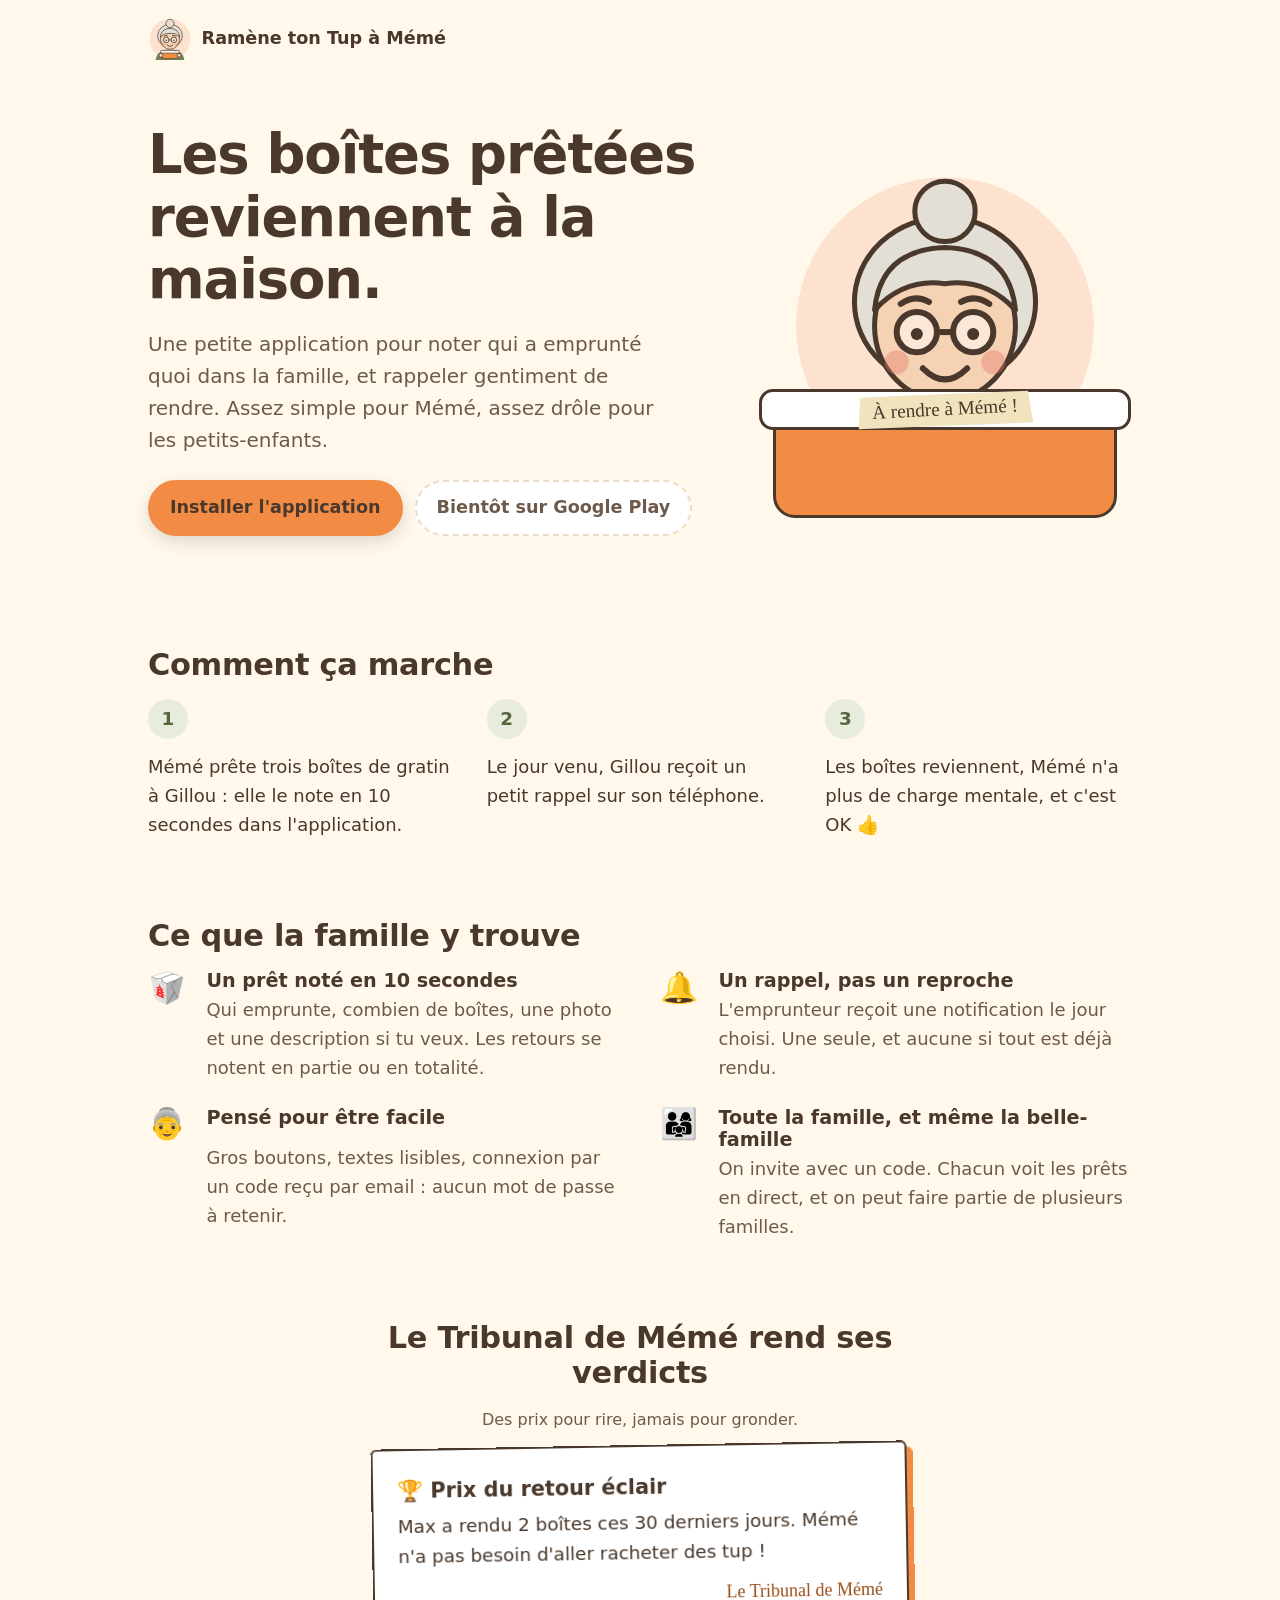
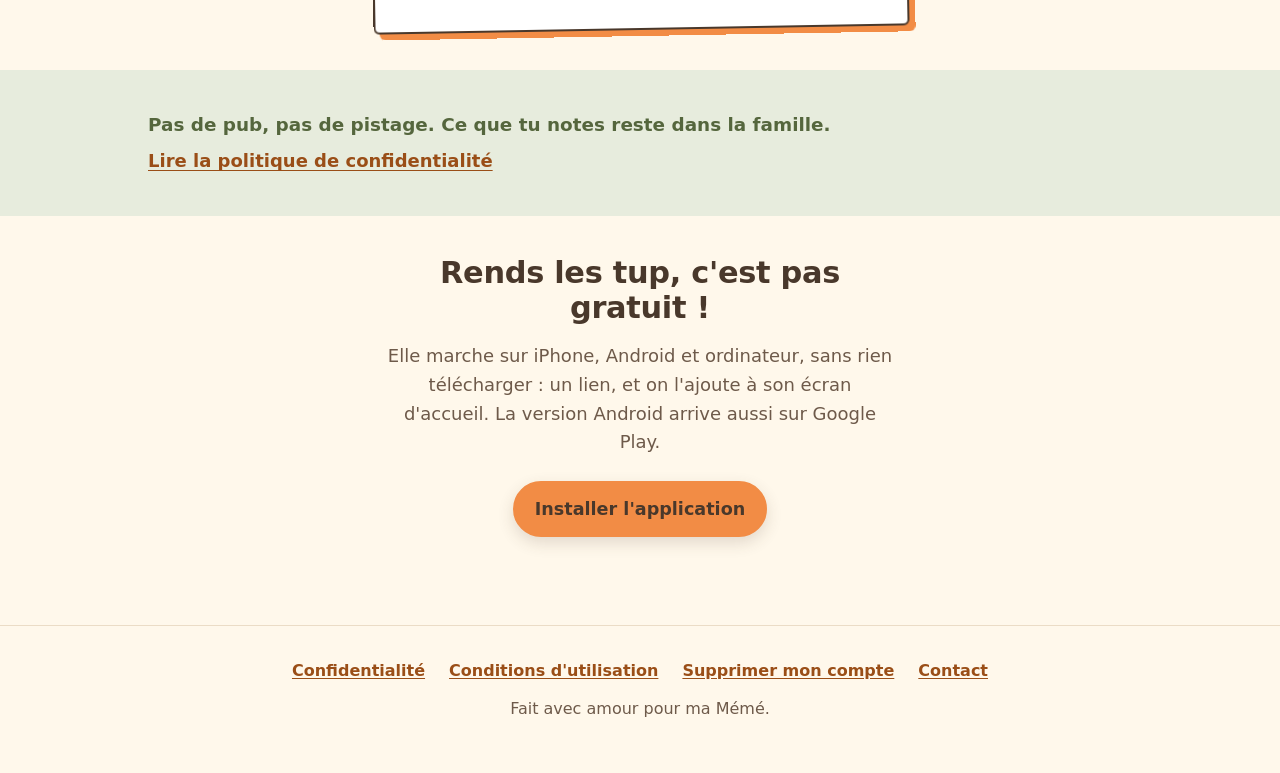
<file: index.html>
<!doctype html>
<html lang="fr">
<head>
  <meta charset="utf-8">
  <meta name="viewport" content="width=device-width, initial-scale=1">
  <title>Ramène ton Tup à Mémé</title>
  <meta name="description" content="L'application familiale qui note les boîtes prêtées et rappelle de les rendre. Rends les tup, c'est pas gratuit !">
  <meta name="theme-color" content="#FFF8EB">
  <meta property="og:type" content="website">
  <meta property="og:locale" content="fr_FR">
  <meta property="og:title" content="Ramène ton Tup à Mémé">
  <meta property="og:description" content="Les boîtes prêtées reviennent à la maison. Rends les tup, c'est pas gratuit !">
  <meta property="og:url" content="https://ramenetontup.fr/">
  <meta property="og:image" content="https://ramenetontup.fr/og-image.png">
  <meta property="og:image:width" content="1200">
  <meta property="og:image:height" content="630">
  <link rel="icon" href="meme.svg" type="image/svg+xml">
  <link rel="apple-touch-icon" href="apple-touch-icon.png">
  <link rel="stylesheet" href="style.css">
</head>
<body>
<header class="site-header">
  <div class="wrap">
    <a class="brand" href="./"><img src="meme.svg" alt="" width="44" height="44">Ramène ton Tup à Mémé</a>
  </div>
</header>

<main>
  <section class="hero">
    <div class="wrap">
      <div class="hero-text">
        <h1>Les boîtes prêtées reviennent à la maison.</h1>
        <p class="lead">Une petite application pour noter qui a emprunté quoi dans la famille, et rappeler gentiment de rendre. Assez simple pour Mémé, assez drôle pour les petits-enfants.</p>
        <div class="hero-actions">
          <a class="button primary" href="application.html">Installer l'application</a>
          <span class="button soon" aria-disabled="true">Bientôt sur Google Play</span>
        </div>
      </div>

      <div class="scene" aria-hidden="true">
        <img class="meme" src="meme.svg" alt="" width="200" height="200">
        <div class="tup">
          <div class="tup-lid"><span class="tape">À rendre à Mémé !</span></div>
          <div class="tup-body"></div>
        </div>
      </div>
    </div>
  </section>

  <section class="how">
    <div class="wrap">
      <h2>Comment ça marche</h2>
      <ol class="steps">
        <li><span>Mémé prête trois boîtes de gratin à Gillou : elle le note en 10 secondes dans l'application.</span></li>
        <li><span>Le jour venu, Gillou reçoit un petit rappel sur son téléphone.</span></li>
        <li><span>Les boîtes reviennent, Mémé n'a plus de charge mentale, et c'est OK 👍</span></li>
      </ol>
    </div>
  </section>

  <section>
    <div class="wrap">
      <h2>Ce que la famille y trouve</h2>
      <ul class="features">
        <li>
          <span class="icon" aria-hidden="true">🥡</span>
          <h3>Un prêt noté en 10 secondes</h3>
          <p>Qui emprunte, combien de boîtes, une photo et une description si tu veux. Les retours se notent en partie ou en totalité.</p>
        </li>
        <li>
          <span class="icon" aria-hidden="true">🔔</span>
          <h3>Un rappel, pas un reproche</h3>
          <p>L'emprunteur reçoit une notification le jour choisi. Une seule, et aucune si tout est déjà rendu.</p>
        </li>
        <li>
          <span class="icon" aria-hidden="true">👵</span>
          <h3>Pensé pour être facile</h3>
          <p>Gros boutons, textes lisibles, connexion par un code reçu par email : aucun mot de passe à retenir.</p>
        </li>
        <li>
          <span class="icon" aria-hidden="true">👨‍👩‍👧</span>
          <h3>Toute la famille, et même la belle-famille</h3>
          <p>On invite avec un code. Chacun voit les prêts en direct, et on peut faire partie de plusieurs familles.</p>
        </li>
      </ul>
    </div>
  </section>

  <section class="tribunal">
    <div class="narrow">
      <h2 class="center">Le Tribunal de Mémé rend ses verdicts</h2>
      <p class="center muted">Des prix pour rire, jamais pour gronder.</p>
      <div class="verdict">
        <p class="prize">🏆 Prix du retour éclair</p>
        <p class="ruling">Max a rendu 2 boîtes ces 30 derniers jours. Mémé n'a pas besoin d'aller racheter des tup !</p>
        <p class="signature">Le Tribunal de Mémé</p>
      </div>
    </div>
  </section>

  <section class="reassure">
    <div class="wrap">
      <p>Pas de pub, pas de pistage. Ce que tu notes reste dans la famille.</p>
      <a href="confidentialite.html">Lire la politique de confidentialité</a>
    </div>
  </section>

  <section class="closing">
    <div class="narrow">
      <h2>Rends les tup, c'est pas gratuit !</h2>
      <p class="lead">Elle marche sur iPhone, Android et ordinateur, sans rien télécharger : un lien, et on l'ajoute à son écran d'accueil. La version Android arrive aussi sur Google Play.</p>
      <div class="hero-actions">
        <a class="button primary" href="application.html">Installer l'application</a>
      </div>
    </div>
  </section>
</main>

<footer>
  <div class="wrap">
    <nav aria-label="Liens utiles">
      <a href="confidentialite.html">Confidentialité</a>
      <a href="conditions.html">Conditions d'utilisation</a>
      <a href="suppression-compte.html">Supprimer mon compte</a>
      <a href="mailto:bonjour@ramenetontup.fr">Contact</a>
    </nav>
    <p>Fait avec amour pour ma Mémé.</p>
  </div>
</footer>
</body>
</html>
</file>
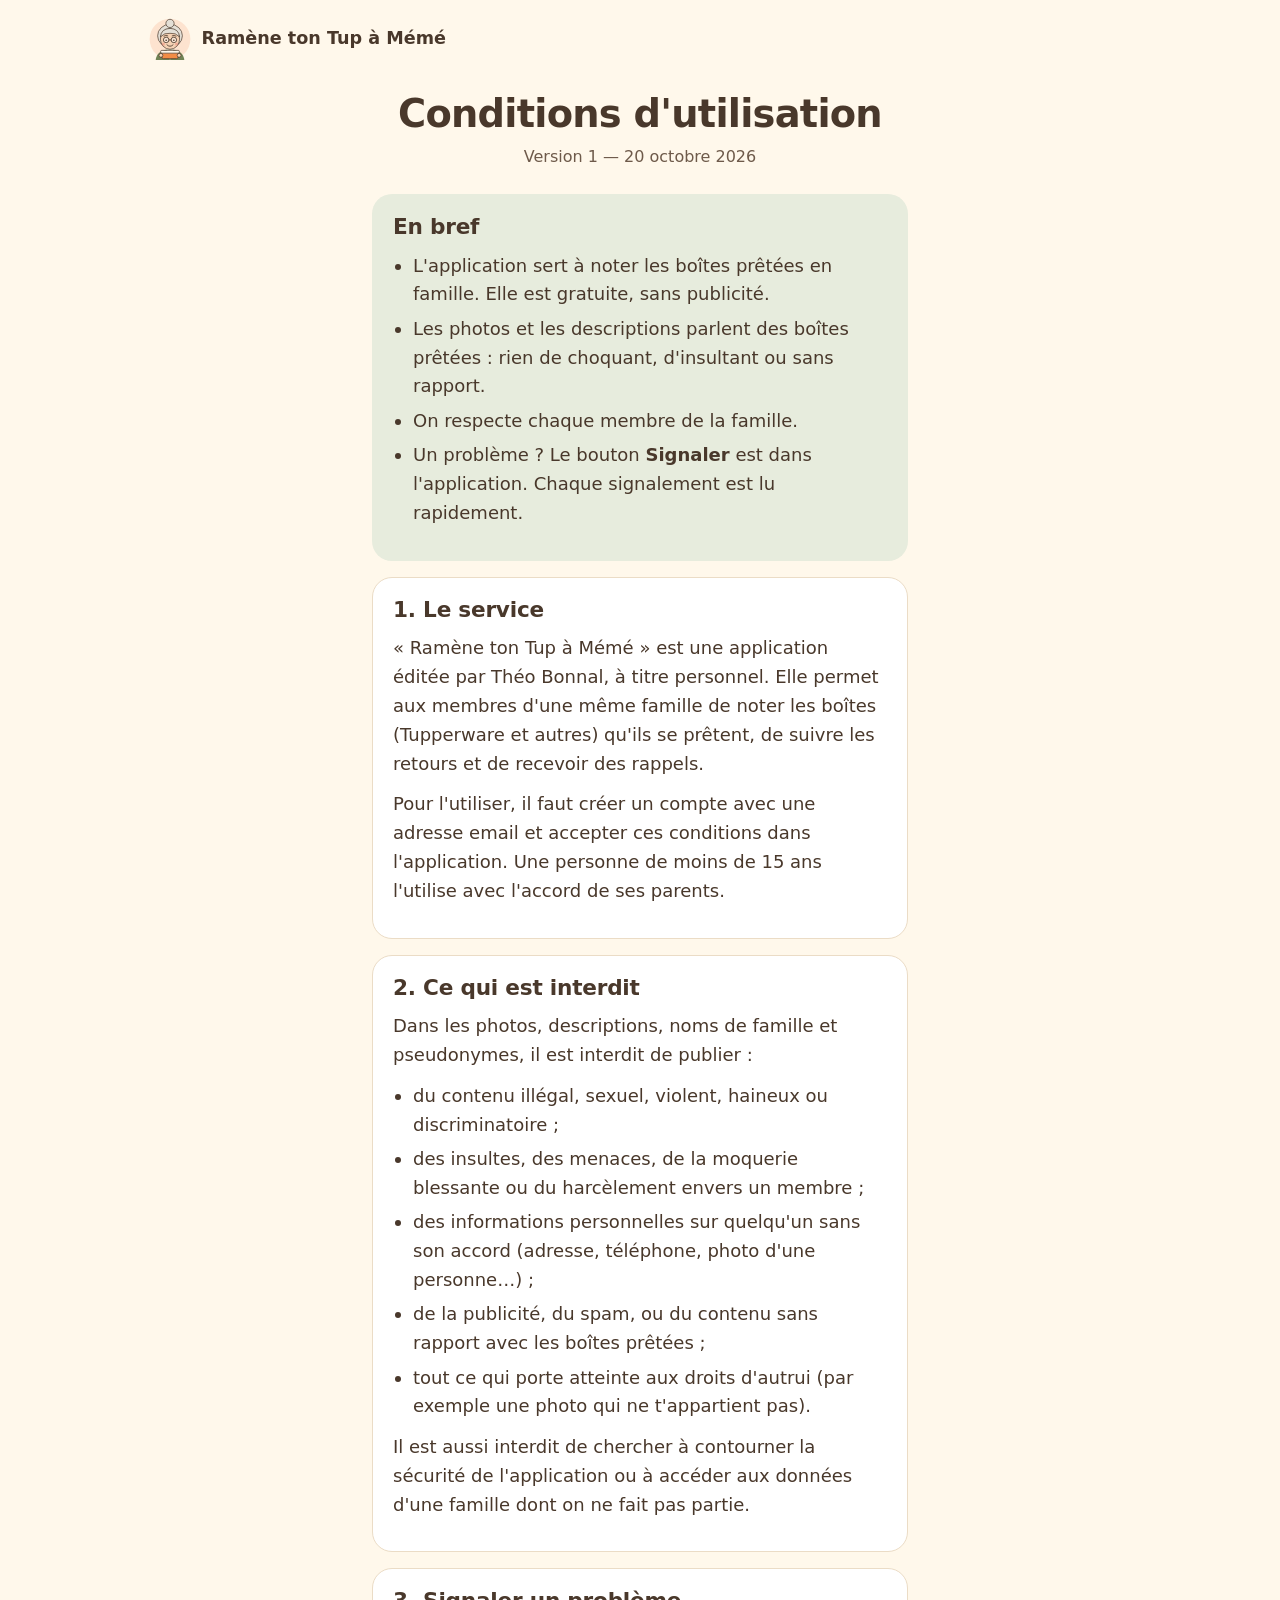
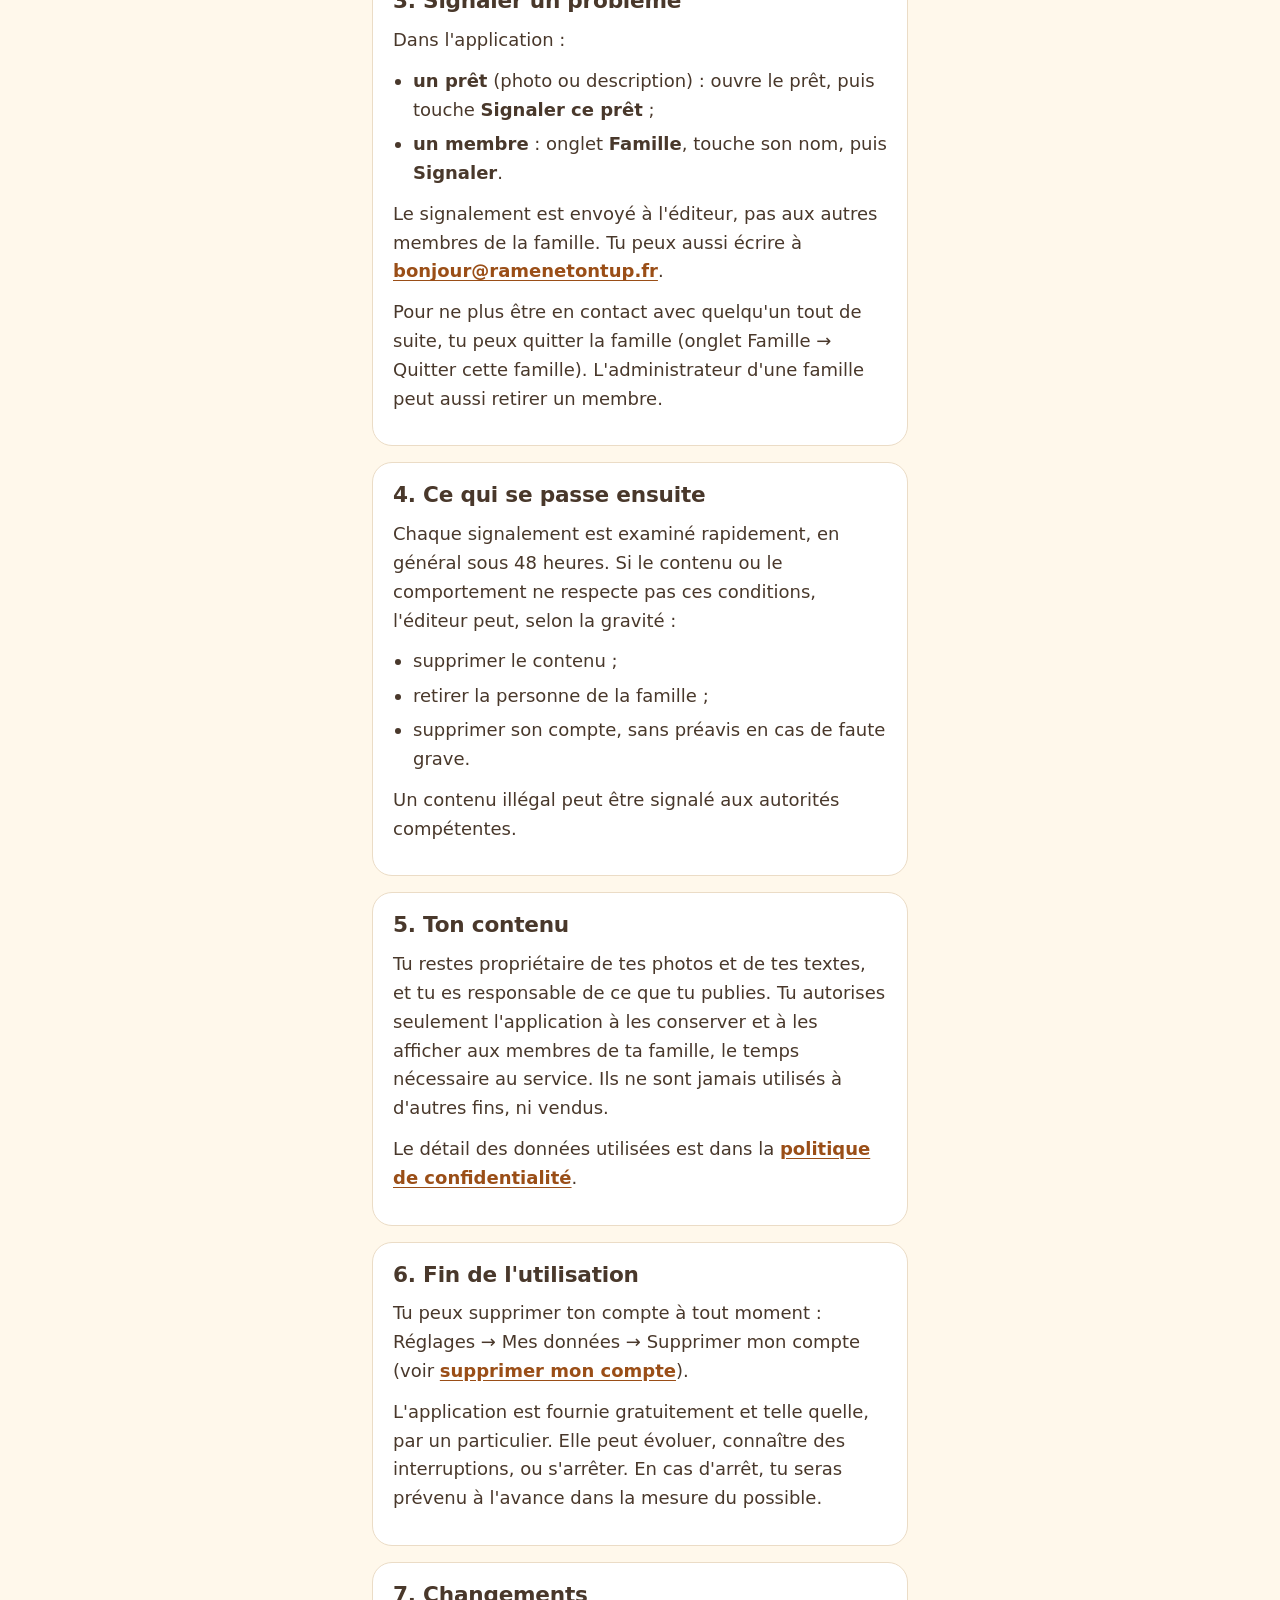
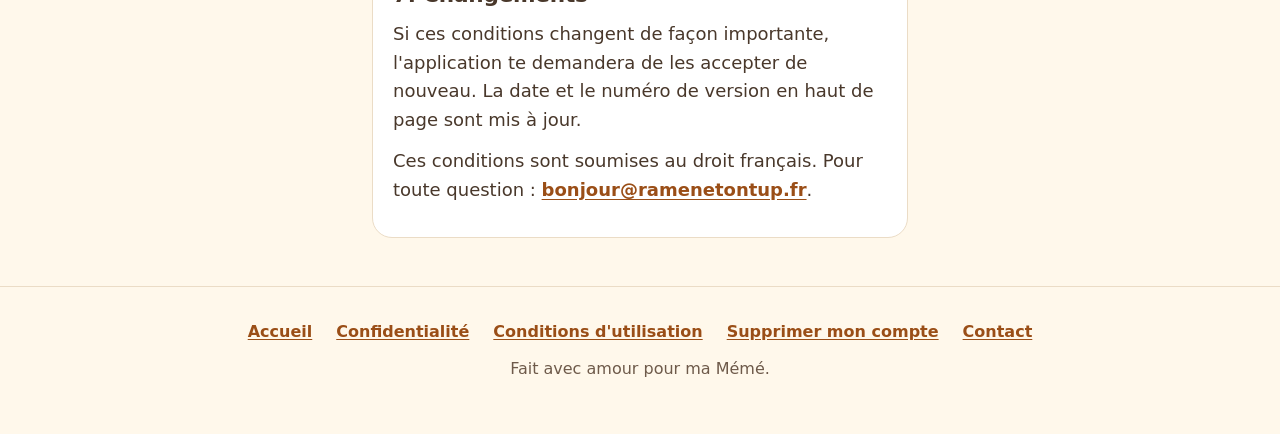
<file: conditions.html>
<!doctype html>
<html lang="fr">
<head>
  <meta charset="utf-8">
  <meta name="viewport" content="width=device-width, initial-scale=1">
  <title>Conditions d'utilisation — Ramène ton Tup à Mémé</title>
  <meta name="description" content="Les règles d'utilisation de l'application Ramène ton Tup à Mémé : ce qui est permis, comment signaler un problème, et ce qui se passe ensuite.">
  <meta name="theme-color" content="#FFF8EB">
  <link rel="icon" href="meme.svg" type="image/svg+xml">
  <link rel="apple-touch-icon" href="apple-touch-icon.png">
  <link rel="stylesheet" href="style.css">
</head>
<body>
<header class="site-header">
  <div class="wrap">
    <a class="brand" href="./"><img src="meme.svg" alt="" width="44" height="44">Ramène ton Tup à Mémé</a>
  </div>
</header>

<main class="narrow">
  <div class="page-title">
    <h1>Conditions d'utilisation</h1>
    <p class="updated">Version 1 — 20 octobre 2026</p>
  </div>

  <div class="card summary">
    <h2>En bref</h2>
    <ul>
      <li>L'application sert à noter les boîtes prêtées en famille. Elle est gratuite, sans publicité.</li>
      <li>Les photos et les descriptions parlent des boîtes prêtées : rien de choquant, d'insultant ou sans rapport.</li>
      <li>On respecte chaque membre de la famille.</li>
      <li>Un problème ? Le bouton <strong>Signaler</strong> est dans l'application. Chaque signalement est lu rapidement.</li>
    </ul>
  </div>

  <div class="card">
    <h2>1. Le service</h2>
    <p>« Ramène ton Tup à Mémé » est une application éditée par Théo Bonnal, à titre personnel. Elle permet aux membres d'une même famille de noter les boîtes (Tupperware et autres) qu'ils se prêtent, de suivre les retours et de recevoir des rappels.</p>
    <p>Pour l'utiliser, il faut créer un compte avec une adresse email et accepter ces conditions dans l'application. Une personne de moins de 15 ans l'utilise avec l'accord de ses parents.</p>
  </div>

  <div class="card">
    <h2>2. Ce qui est interdit</h2>
    <p>Dans les photos, descriptions, noms de famille et pseudonymes, il est interdit de publier :</p>
    <ul>
      <li>du contenu illégal, sexuel, violent, haineux ou discriminatoire ;</li>
      <li>des insultes, des menaces, de la moquerie blessante ou du harcèlement envers un membre ;</li>
      <li>des informations personnelles sur quelqu'un sans son accord (adresse, téléphone, photo d'une personne…) ;</li>
      <li>de la publicité, du spam, ou du contenu sans rapport avec les boîtes prêtées ;</li>
      <li>tout ce qui porte atteinte aux droits d'autrui (par exemple une photo qui ne t'appartient pas).</li>
    </ul>
    <p>Il est aussi interdit de chercher à contourner la sécurité de l'application ou à accéder aux données d'une famille dont on ne fait pas partie.</p>
  </div>

  <div class="card" id="signaler">
    <h2>3. Signaler un problème</h2>
    <p>Dans l'application :</p>
    <ul>
      <li><strong>un prêt</strong> (photo ou description) : ouvre le prêt, puis touche <strong>Signaler ce prêt</strong> ;</li>
      <li><strong>un membre</strong> : onglet <strong>Famille</strong>, touche son nom, puis <strong>Signaler</strong>.</li>
    </ul>
    <p>Le signalement est envoyé à l'éditeur, pas aux autres membres de la famille. Tu peux aussi écrire à <a href="mailto:bonjour@ramenetontup.fr">bonjour@ramenetontup.fr</a>.</p>
    <p>Pour ne plus être en contact avec quelqu'un tout de suite, tu peux quitter la famille (onglet Famille → Quitter cette famille). L'administrateur d'une famille peut aussi retirer un membre.</p>
  </div>

  <div class="card">
    <h2>4. Ce qui se passe ensuite</h2>
    <p>Chaque signalement est examiné rapidement, en général sous 48 heures. Si le contenu ou le comportement ne respecte pas ces conditions, l'éditeur peut, selon la gravité :</p>
    <ul>
      <li>supprimer le contenu ;</li>
      <li>retirer la personne de la famille ;</li>
      <li>supprimer son compte, sans préavis en cas de faute grave.</li>
    </ul>
    <p>Un contenu illégal peut être signalé aux autorités compétentes.</p>
  </div>

  <div class="card">
    <h2>5. Ton contenu</h2>
    <p>Tu restes propriétaire de tes photos et de tes textes, et tu es responsable de ce que tu publies. Tu autorises seulement l'application à les conserver et à les afficher aux membres de ta famille, le temps nécessaire au service. Ils ne sont jamais utilisés à d'autres fins, ni vendus.</p>
    <p>Le détail des données utilisées est dans la <a href="confidentialite.html">politique de confidentialité</a>.</p>
  </div>

  <div class="card">
    <h2>6. Fin de l'utilisation</h2>
    <p>Tu peux supprimer ton compte à tout moment : Réglages → Mes données → Supprimer mon compte (voir <a href="suppression-compte.html">supprimer mon compte</a>).</p>
    <p>L'application est fournie gratuitement et telle quelle, par un particulier. Elle peut évoluer, connaître des interruptions, ou s'arrêter. En cas d'arrêt, tu seras prévenu à l'avance dans la mesure du possible.</p>
  </div>

  <div class="card">
    <h2>7. Changements</h2>
    <p>Si ces conditions changent de façon importante, l'application te demandera de les accepter de nouveau. La date et le numéro de version en haut de page sont mis à jour.</p>
    <p>Ces conditions sont soumises au droit français. Pour toute question : <a href="mailto:bonjour@ramenetontup.fr">bonjour@ramenetontup.fr</a>.</p>
  </div>

</main>

<footer>
  <div class="wrap">
    <nav aria-label="Liens utiles">
      <a href="./">Accueil</a>
      <a href="confidentialite.html">Confidentialité</a>
      <a href="conditions.html">Conditions d'utilisation</a>
      <a href="suppression-compte.html">Supprimer mon compte</a>
      <a href="mailto:bonjour@ramenetontup.fr">Contact</a>
    </nav>
    <p>Fait avec amour pour ma Mémé.</p>
  </div>
</footer>
</body>
</html>
</file>
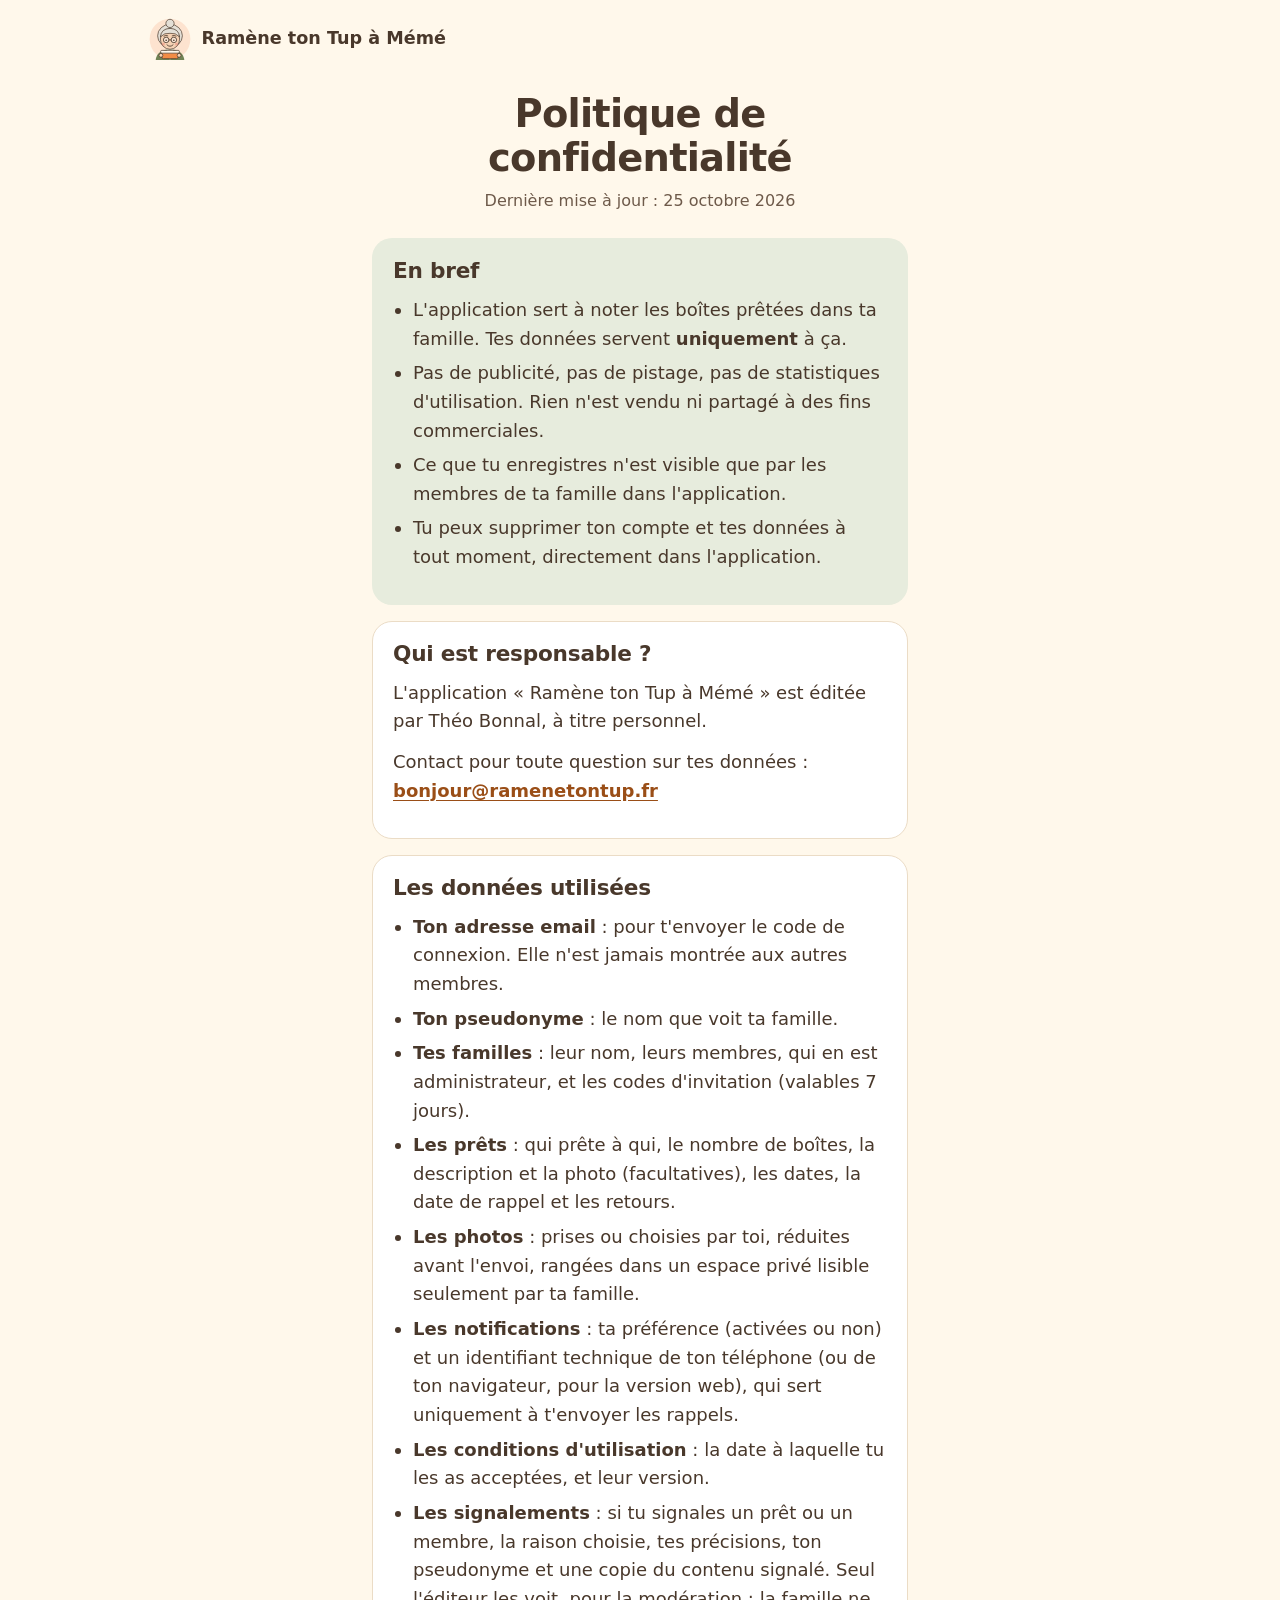
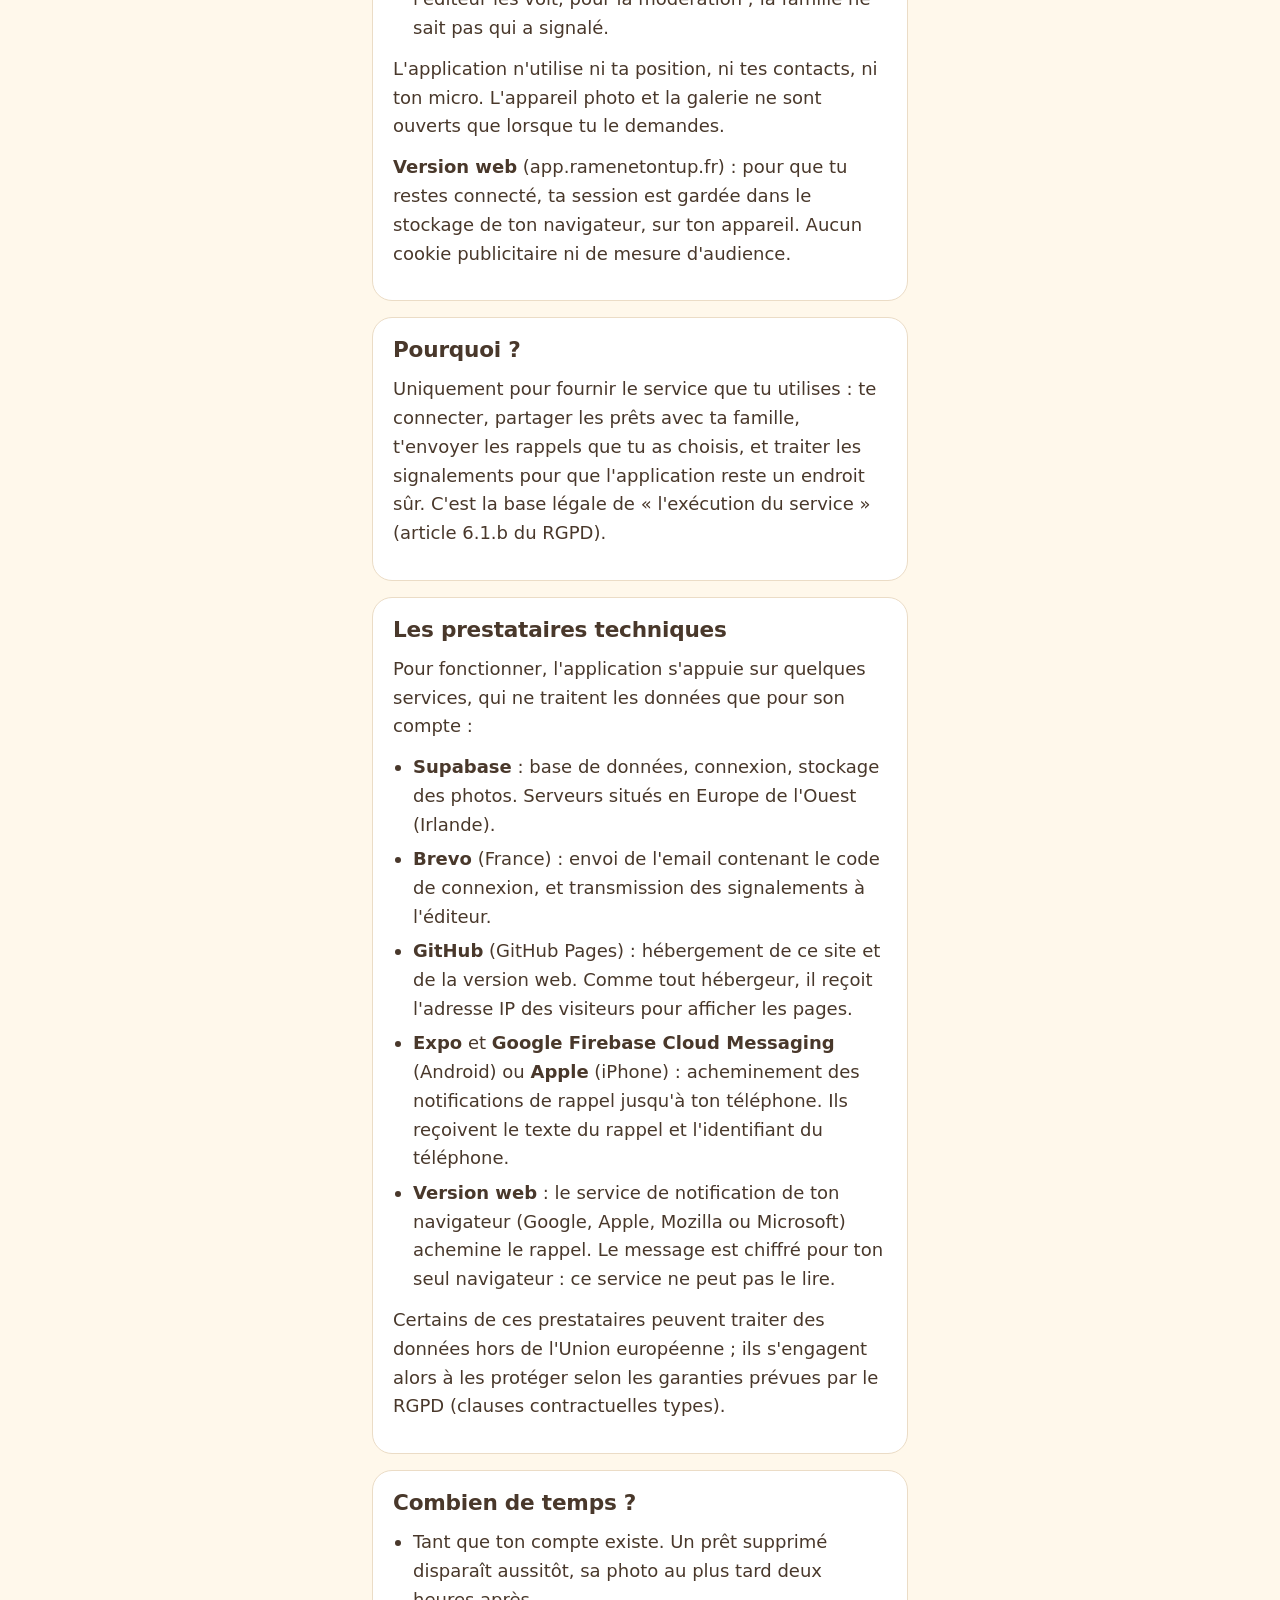
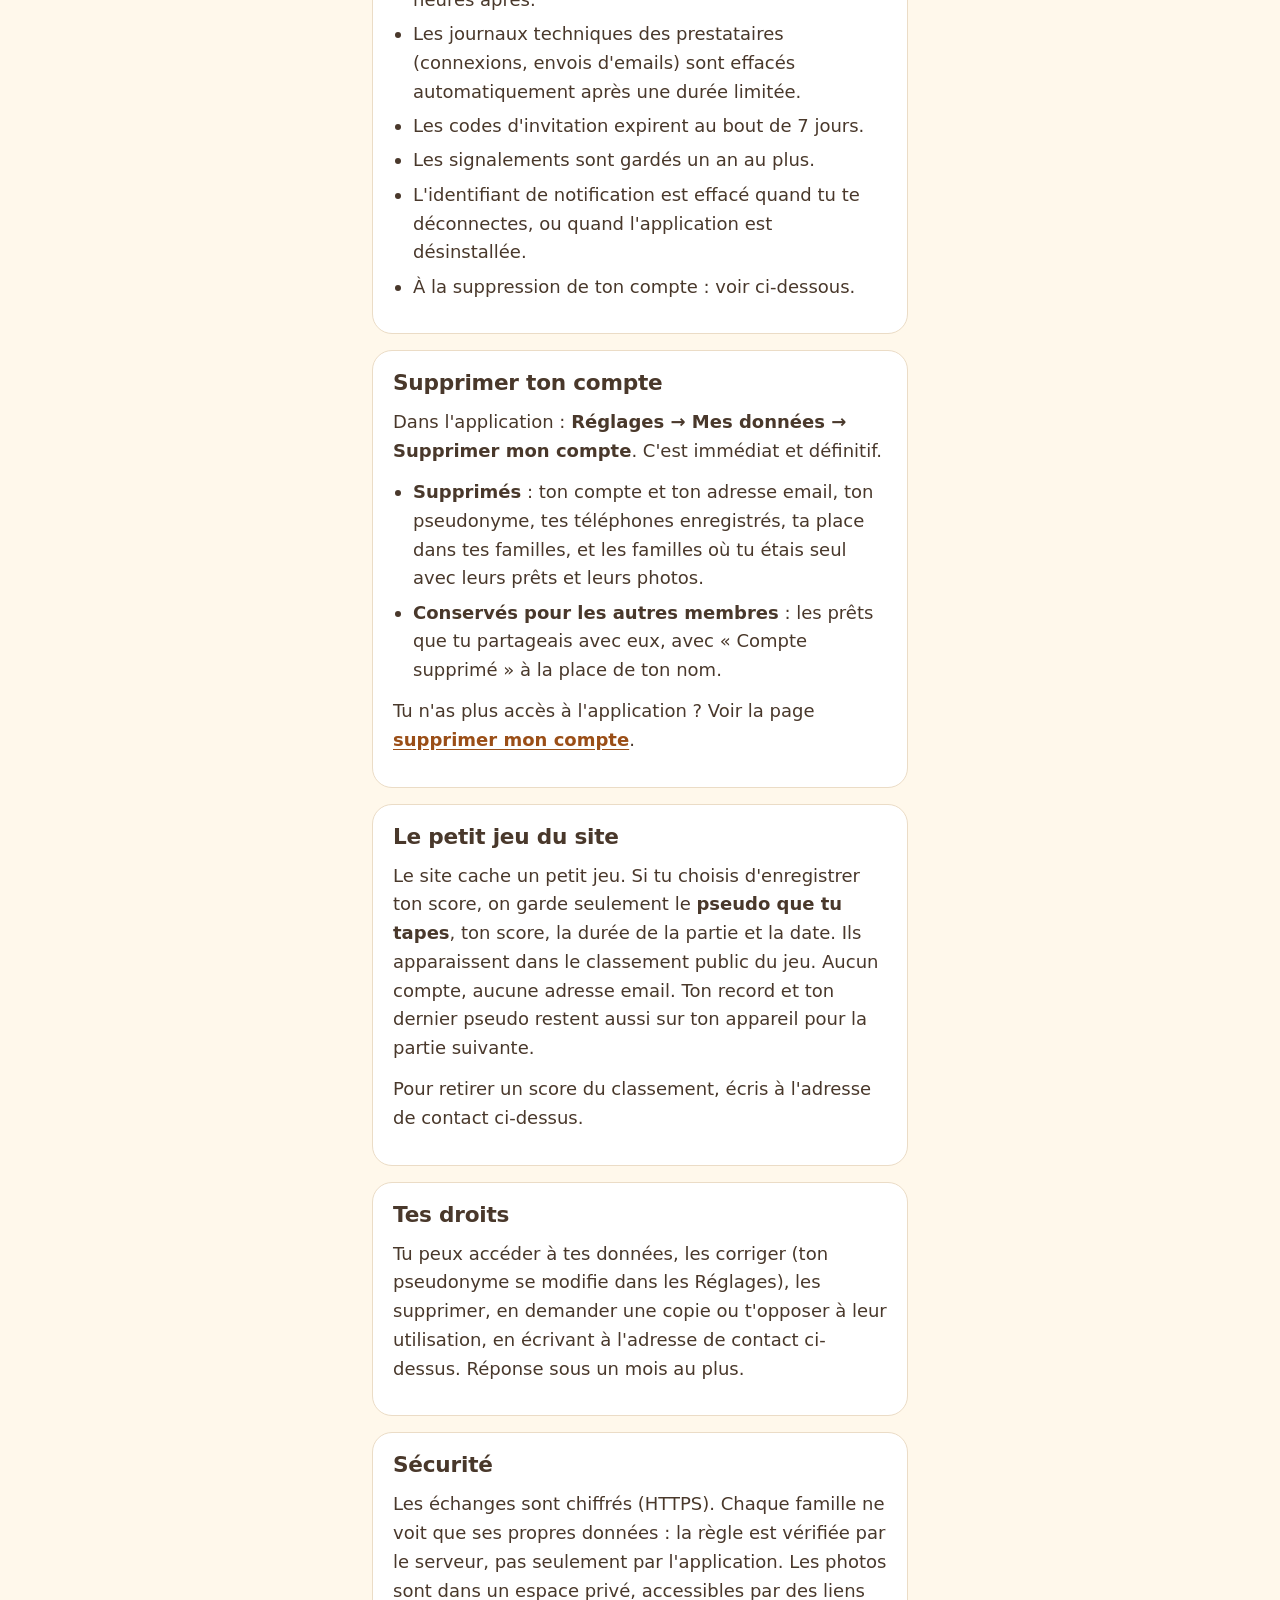
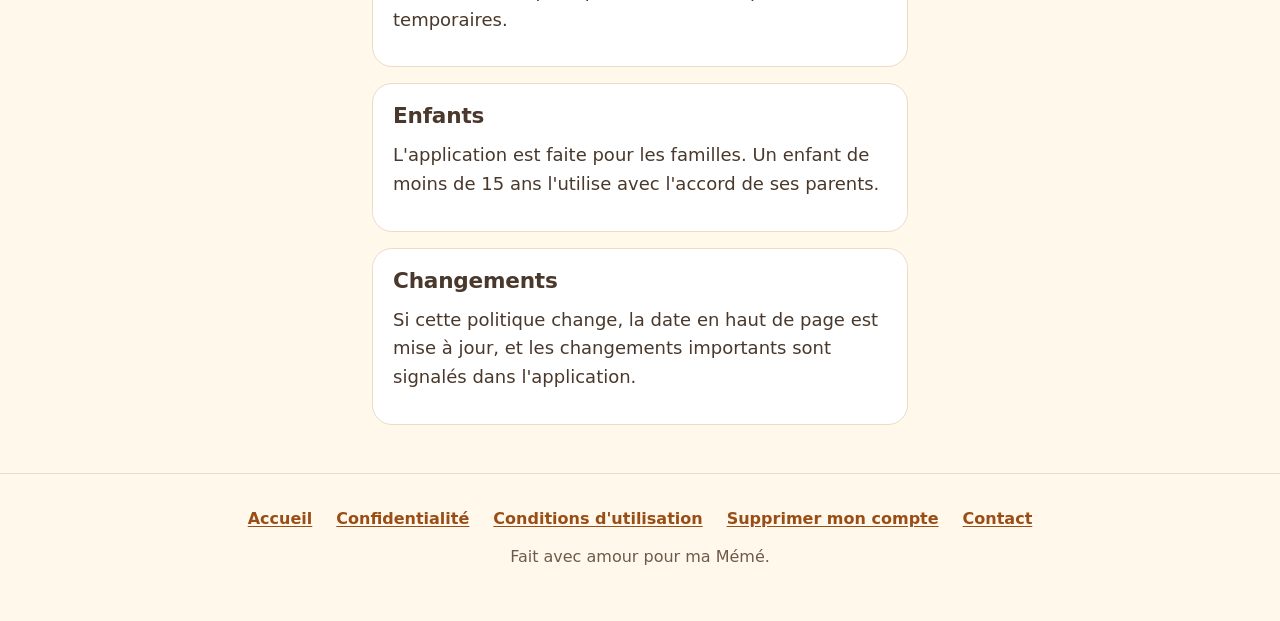
<file: confidentialite.html>
<!doctype html>
<html lang="fr">
<head>
  <meta charset="utf-8">
  <meta name="viewport" content="width=device-width, initial-scale=1">
  <title>Confidentialité — Ramène ton Tup à Mémé</title>
  <meta name="description" content="Quelles données utilise l'application Ramène ton Tup à Mémé, pourquoi, et comment les supprimer.">
  <meta name="theme-color" content="#FFF8EB">
  <link rel="icon" href="meme.svg" type="image/svg+xml">
  <link rel="apple-touch-icon" href="apple-touch-icon.png">
  <link rel="stylesheet" href="style.css">
</head>
<body>
<header class="site-header">
  <div class="wrap">
    <a class="brand" href="./"><img src="meme.svg" alt="" width="44" height="44">Ramène ton Tup à Mémé</a>
  </div>
</header>

<main class="narrow">
  <div class="page-title">
    <h1>Politique de confidentialité</h1>
    <p class="updated">Dernière mise à jour : 25 octobre 2026</p>
  </div>

  <div class="card summary">
    <h2>En bref</h2>
    <ul>
      <li>L'application sert à noter les boîtes prêtées dans ta famille. Tes données servent <strong>uniquement</strong> à ça.</li>
      <li>Pas de publicité, pas de pistage, pas de statistiques d'utilisation. Rien n'est vendu ni partagé à des fins commerciales.</li>
      <li>Ce que tu enregistres n'est visible que par les membres de ta famille dans l'application.</li>
      <li>Tu peux supprimer ton compte et tes données à tout moment, directement dans l'application.</li>
    </ul>
  </div>

  <div class="card">
    <h2>Qui est responsable ?</h2>
    <p>L'application « Ramène ton Tup à Mémé » est éditée par Théo Bonnal, à titre personnel.</p>
    <p>Contact pour toute question sur tes données : <a href="mailto:bonjour@ramenetontup.fr">bonjour@ramenetontup.fr</a></p>
  </div>

  <div class="card">
    <h2>Les données utilisées</h2>
    <ul>
      <li><strong>Ton adresse email</strong> : pour t'envoyer le code de connexion. Elle n'est jamais montrée aux autres membres.</li>
      <li><strong>Ton pseudonyme</strong> : le nom que voit ta famille.</li>
      <li><strong>Tes familles</strong> : leur nom, leurs membres, qui en est administrateur, et les codes d'invitation (valables 7 jours).</li>
      <li><strong>Les prêts</strong> : qui prête à qui, le nombre de boîtes, la description et la photo (facultatives), les dates, la date de rappel et les retours.</li>
      <li><strong>Les photos</strong> : prises ou choisies par toi, réduites avant l'envoi, rangées dans un espace privé lisible seulement par ta famille.</li>
      <li><strong>Les notifications</strong> : ta préférence (activées ou non) et un identifiant technique de ton téléphone (ou de ton navigateur, pour la version web), qui sert uniquement à t'envoyer les rappels.</li>
      <li><strong>Les conditions d'utilisation</strong> : la date à laquelle tu les as acceptées, et leur version.</li>
      <li><strong>Les signalements</strong> : si tu signales un prêt ou un membre, la raison choisie, tes précisions, ton pseudonyme et une copie du contenu signalé. Seul l'éditeur les voit, pour la modération ; la famille ne sait pas qui a signalé.</li>
    </ul>
    <p>L'application n'utilise ni ta position, ni tes contacts, ni ton micro. L'appareil photo et la galerie ne sont ouverts que lorsque tu le demandes.</p>
    <p><strong>Version web</strong> (app.ramenetontup.fr) : pour que tu restes connecté, ta session est gardée dans le stockage de ton navigateur, sur ton appareil. Aucun cookie publicitaire ni de mesure d'audience.</p>
  </div>

  <div class="card">
    <h2>Pourquoi ?</h2>
    <p>Uniquement pour fournir le service que tu utilises : te connecter, partager les prêts avec ta famille, t'envoyer les rappels que tu as choisis, et traiter les signalements pour que l'application reste un endroit sûr. C'est la base légale de « l'exécution du service » (article 6.1.b du RGPD).</p>
  </div>

  <div class="card">
    <h2>Les prestataires techniques</h2>
    <p>Pour fonctionner, l'application s'appuie sur quelques services, qui ne traitent les données que pour son compte :</p>
    <ul>
      <li><strong>Supabase</strong> : base de données, connexion, stockage des photos. Serveurs situés en Europe de l'Ouest (Irlande).</li>
      <li><strong>Brevo</strong> (France) : envoi de l'email contenant le code de connexion, et transmission des signalements à l'éditeur.</li>
      <li><strong>GitHub</strong> (GitHub Pages) : hébergement de ce site et de la version web. Comme tout hébergeur, il reçoit l'adresse IP des visiteurs pour afficher les pages.</li>
      <li><strong>Expo</strong> et <strong>Google Firebase Cloud Messaging</strong> (Android) ou <strong>Apple</strong> (iPhone) : acheminement des notifications de rappel jusqu'à ton téléphone. Ils reçoivent le texte du rappel et l'identifiant du téléphone.</li>
      <li><strong>Version web</strong> : le service de notification de ton navigateur (Google, Apple, Mozilla ou Microsoft) achemine le rappel. Le message est chiffré pour ton seul navigateur : ce service ne peut pas le lire.</li>
    </ul>
    <p>Certains de ces prestataires peuvent traiter des données hors de l'Union européenne ; ils s'engagent alors à les protéger selon les garanties prévues par le RGPD (clauses contractuelles types).</p>
  </div>

  <div class="card">
    <h2>Combien de temps ?</h2>
    <ul>
      <li>Tant que ton compte existe. Un prêt supprimé disparaît aussitôt, sa photo au plus tard deux heures après.</li>
      <li>Les journaux techniques des prestataires (connexions, envois d'emails) sont effacés automatiquement après une durée limitée.</li>
      <li>Les codes d'invitation expirent au bout de 7 jours.</li>
      <li>Les signalements sont gardés un an au plus.</li>
      <li>L'identifiant de notification est effacé quand tu te déconnectes, ou quand l'application est désinstallée.</li>
      <li>À la suppression de ton compte : voir ci-dessous.</li>
    </ul>
  </div>

  <div class="card" id="suppression">
    <h2>Supprimer ton compte</h2>
    <p>Dans l'application : <strong>Réglages → Mes données → Supprimer mon compte</strong>. C'est immédiat et définitif.</p>
    <ul>
      <li><strong>Supprimés</strong> : ton compte et ton adresse email, ton pseudonyme, tes téléphones enregistrés, ta place dans tes familles, et les familles où tu étais seul avec leurs prêts et leurs photos.</li>
      <li><strong>Conservés pour les autres membres</strong> : les prêts que tu partageais avec eux, avec « Compte supprimé » à la place de ton nom.</li>
    </ul>
    <p>Tu n'as plus accès à l'application ? Voir la page <a href="suppression-compte.html">supprimer mon compte</a>.</p>
  </div>

  <div class="card">
    <h2>Le petit jeu du site</h2>
    <p>Le site cache un petit jeu. Si tu choisis d'enregistrer ton score, on garde seulement le <strong>pseudo que tu tapes</strong>, ton score, la durée de la partie et la date. Ils apparaissent dans le classement public du jeu. Aucun compte, aucune adresse email. Ton record et ton dernier pseudo restent aussi sur ton appareil pour la partie suivante.</p>
    <p>Pour retirer un score du classement, écris à l'adresse de contact ci-dessus.</p>
  </div>

  <div class="card">
    <h2>Tes droits</h2>
    <p>Tu peux accéder à tes données, les corriger (ton pseudonyme se modifie dans les Réglages), les supprimer, en demander une copie ou t'opposer à leur utilisation, en écrivant à l'adresse de contact ci-dessus. Réponse sous un mois au plus.</p>
  </div>

  <div class="card">
    <h2>Sécurité</h2>
    <p>Les échanges sont chiffrés (HTTPS). Chaque famille ne voit que ses propres données : la règle est vérifiée par le serveur, pas seulement par l'application. Les photos sont dans un espace privé, accessibles par des liens temporaires.</p>
  </div>

  <div class="card">
    <h2>Enfants</h2>
    <p>L'application est faite pour les familles. Un enfant de moins de 15 ans l'utilise avec l'accord de ses parents.</p>
  </div>

  <div class="card">
    <h2>Changements</h2>
    <p>Si cette politique change, la date en haut de page est mise à jour, et les changements importants sont signalés dans l'application.</p>
  </div>

</main>

<footer>
  <div class="wrap">
    <nav aria-label="Liens utiles">
      <a href="./">Accueil</a>
      <a href="confidentialite.html">Confidentialité</a>
      <a href="conditions.html">Conditions d'utilisation</a>
      <a href="suppression-compte.html">Supprimer mon compte</a>
      <a href="mailto:bonjour@ramenetontup.fr">Contact</a>
    </nav>
    <p>Fait avec amour pour ma Mémé.</p>
  </div>
</footer>
</body>
</html>
</file>
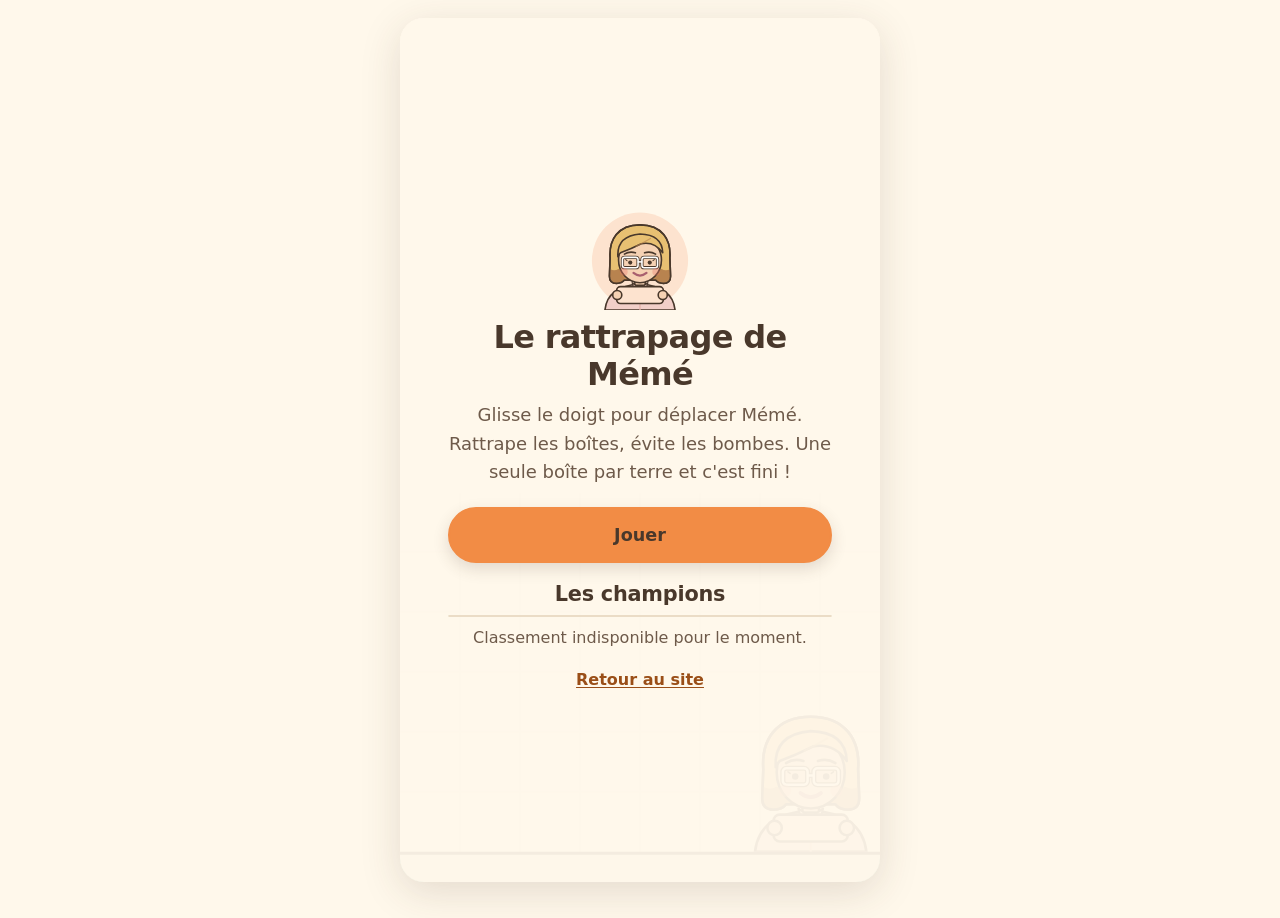
<file: easter-egg.html>
<!doctype html>
<html lang="fr">
<head>
  <meta charset="utf-8">
  <meta name="viewport" content="width=device-width, initial-scale=1, viewport-fit=cover">
  <title>Le rattrapage de Mémé</title>
  <meta name="description" content="Rattrape les boîtes de Mémé, évite les bombes. Un petit jeu caché de Ramène ton Tup à Mémé.">
  <meta name="robots" content="noindex">
  <meta name="theme-color" content="#FFF8EB">
  <link rel="icon" href="meme-jeu.svg" type="image/svg+xml">
  <link rel="apple-touch-icon" href="apple-touch-icon.png">
  <link rel="stylesheet" href="style.css">
  <style>
    html, body { height: 100%; }
    body.game-page { overflow: hidden; overscroll-behavior: none; -webkit-user-select: none; user-select: none; -webkit-tap-highlight-color: transparent; }
    .game {
      position: relative;
      width: 100%;
      max-width: 30rem;
      height: 100vh;
      height: 100dvh;
      margin: 0 auto;
      overflow: hidden;
      background: var(--cream);
    }
    @media (min-width: 40rem) { .game { height: min(100dvh, 54rem); margin-top: max(0px, calc((100dvh - 54rem) / 2)); border-radius: 24px; box-shadow: 0 10px 40px rgba(73, 56, 43, 0.15); } }
    canvas { display: block; width: 100%; height: 100%; touch-action: none; }

    .hud {
      position: absolute; left: 0; right: 0; top: 0;
      display: flex; justify-content: space-between; align-items: center;
      padding: max(0.75rem, env(safe-area-inset-top)) 1rem 0.5rem;
      font-family: var(--round); font-weight: 700; pointer-events: none;
    }
    .hud .score { font-size: 2.2rem; line-height: 1; }
    .hud .best { font-size: 1rem; color: var(--muted); }

    .overlay {
      position: absolute; inset: 0;
      display: flex; flex-direction: column; align-items: center; justify-content: center;
      padding: 1.25rem; background: rgba(255, 248, 235, 0.94); text-align: center;
      overflow-y: auto; -webkit-user-select: text; user-select: text;
    }
    .overlay .panel { width: 100%; max-width: 24rem; }
    .overlay h1 { font-size: 2rem; margin-bottom: 0.5rem; }
    .overlay h2 { font-size: 1.3rem; margin: 1.25rem 0 0.5rem; }
    .overlay .rules { color: var(--muted); margin-bottom: 1.25rem; }
    .overlay .big { font-family: var(--round); font-weight: 700; font-size: 3.5rem; line-height: 1; margin: 0.25rem 0; }
    .mascot { width: 6.5rem; height: 6.5rem; }

    .board { list-style: none; margin: 0; padding: 0; text-align: left; background: var(--surface); border: 1px solid var(--border); border-radius: 16px; }
    .board li { display: grid; grid-template-columns: 2.25rem 1fr auto; gap: 0.5rem; align-items: center; padding: 0.45rem 0.9rem; }
    .board li + li { border-top: 1px solid var(--border); }
    .board .r { font-family: var(--round); font-weight: 700; color: var(--muted); }
    .board .p { overflow: hidden; text-overflow: ellipsis; white-space: nowrap; }
    .board .s { font-family: var(--round); font-weight: 700; }
    .board li.me { background: var(--orange-soft); }
    .board-status { color: var(--muted); font-size: 1rem; margin: 0.5rem 0 0; }

    .save { display: grid; gap: 0.5rem; margin-top: 1rem; text-align: left; }
    .save label { font-weight: 700; }
    .save input {
      font: inherit; font-size: 1.15rem; min-height: 3.25rem; padding: 0.5rem 1rem;
      border: 2px solid var(--border); border-radius: 14px; background: var(--surface); color: var(--text);
    }
    .save input:focus-visible { outline: none; border-color: var(--orange-text); }
    .save-msg { margin: 0; font-weight: 700; }
    .save-msg.ok { color: var(--olive-text); }
    .save-msg.err { color: var(--danger-text); }
    .actions { display: grid; gap: 0.75rem; margin-top: 1.25rem; }
    .actions .button + .button { margin-top: 0; }
    .back { display: inline-block; margin-top: 1rem; font-size: 1rem; }
  </style>
</head>
<body class="game-page">
<div class="game" id="game">
  <canvas id="canvas" aria-label="Zone de jeu : Mémé rattrape les boîtes qui tombent"></canvas>

  <div class="hud" id="hud" aria-hidden="true" hidden>
    <span class="score" id="hud-score">0</span>
    <span class="best" id="hud-best"></span>
  </div>

  <!-- Accueil -->
  <section class="overlay" id="screen-start">
    <div class="panel">
      <img class="mascot" id="start-mascot" alt="" width="104" height="104">
      <h1>Le rattrapage de Mémé</h1>
      <p class="rules">Glisse le doigt pour déplacer Mémé. Rattrape les boîtes, évite les bombes. Une seule boîte par terre et c'est fini&nbsp;!</p>
      <button class="button primary" id="btn-play" type="button">Jouer</button>
      <h2>Les champions</h2>
      <ol class="board" id="board-start"></ol>
      <p class="board-status" id="status-start" aria-live="polite">Chargement du classement…</p>
      <a class="back" href="./">Retour au site</a>
    </div>
  </section>

  <!-- Pause -->
  <section class="overlay" id="screen-pause" hidden>
    <div class="panel">
      <h1>Pause</h1>
      <p class="rules">Mémé t'attend, la boîte à la main.</p>
      <button class="button primary" id="btn-resume" type="button">Reprendre</button>
    </div>
  </section>

  <!-- Fin de partie -->
  <section class="overlay" id="screen-over" hidden>
    <div class="panel">
      <img class="mascot" id="over-mascot" alt="" width="104" height="104">
      <h1 id="over-title">Patatras&nbsp;!</h1>
      <p class="rules" id="over-reason"></p>
      <p class="big" id="over-score" aria-live="polite">0</p>
      <p class="rules" id="over-best"></p>

      <form class="save" id="save-form" novalidate>
        <label for="pseudo">Ton pseudo pour le classement</label>
        <input id="pseudo" name="pseudo" autocomplete="nickname" maxlength="16" placeholder="Ex. : Mémé Josette" enterkeyhint="send">
        <button class="button" id="btn-save" type="submit">Enregistrer mon score</button>
        <p class="save-msg" id="save-msg" aria-live="polite"></p>
      </form>

      <div class="actions">
        <button class="button primary" id="btn-again" type="button">Rejouer</button>
      </div>
      <h2>Les champions</h2>
      <ol class="board" id="board-over"></ol>
      <p class="board-status" id="status-over" aria-live="polite"></p>
      <a class="back" href="./">Retour au site</a>
    </div>
  </section>
</div>

<script>
(function () {
  'use strict';

  // ------------------------------------------------------------------ Classement (Supabase)
  // Clé PUBLIQUE (publishable) : la même que dans l'application, faite pour être visible.
  // La page ne peut qu'appeler les deux fonctions du jeu (voir la migration du jeu).
  var SUPABASE_URL = 'https://hpdgdqjmyvpkcretkxib.supabase.co';
  var SUPABASE_KEY = 'sb_publishable_G4l1yi4Ex3Y2IqNN1sCmyg_eUwxPl1w';

  function rpc(fn, body) {
    return fetch(SUPABASE_URL + '/rest/v1/rpc/' + fn, {
      method: 'POST',
      headers: { apikey: SUPABASE_KEY, 'Content-Type': 'application/json' },
      body: JSON.stringify(body || {})
    }).then(function (res) {
      return res.json().catch(function () { return null; }).then(function (data) {
        if (!res.ok) { var e = new Error((data && data.message) || 'http_' + res.status); throw e; }
        return data;
      });
    });
  }

  function renderBoard(list, status, rows, highlight) {
    list.textContent = '';
    if (!rows.length) { status.textContent = 'Personne encore : la première place est à prendre !'; return; }
    status.textContent = '';
    var medals = ['🥇', '🥈', '🥉'];
    rows.forEach(function (row) {
      var li = document.createElement('li');
      if (highlight && row.pseudo.toLowerCase() === highlight.toLowerCase()) li.className = 'me';
      var r = document.createElement('span'); r.className = 'r'; r.textContent = medals[row.rank - 1] || row.rank;
      var p = document.createElement('span'); p.className = 'p'; p.textContent = row.pseudo;
      var s = document.createElement('span'); s.className = 's'; s.textContent = row.score;
      li.append(r, p, s);
      list.appendChild(li);
    });
  }

  function loadBoard(list, status, highlight) {
    status.textContent = 'Chargement du classement…';
    return rpc('get_game_leaderboard', { p_limit: 10 })
      .then(function (rows) { renderBoard(list, status, rows || [], highlight); })
      .catch(function () { list.textContent = ''; status.textContent = 'Classement indisponible pour le moment.'; });
  }

  // ------------------------------------------------------------------ Mémoire du téléphone
  function readStore(key) { try { return window.localStorage.getItem(key); } catch (e) { return null; } }
  function writeStore(key, value) { try { window.localStorage.setItem(key, value); } catch (e) { /* sans gravité */ } }

  // ------------------------------------------------------------------ Dessins (même direction artistique que l'app)
  var C = { cream: '#FFF8EB', brown: '#49382B', orange: '#F28C45', olive: '#718355', red: '#E87568',
            skin: '#F6D2B4', hair: '#E4DFD6', soft: '#FDE3CF', oliveSoft: '#E7ECDD', tile: '#F6ECDA' };

  // Mémé du jeu, dessinée d'après son bitmoji : carré blond aux pointes plus foncées,
  // lunettes blanches rectangulaires, lèvres mauves, chemisier rose. Même style que l'app.
  var M = { hair: '#E8C072', hairDark: '#B8834F', shirt: '#F2CFC8', shirtDark: '#E3B3AB', lips: '#A8606F' };
  var HAIR = 'M80 29 C46 29 32 52 34 80 L33 108 Q33 119 44 119 Q52 119 56 114 L104 114 Q108 119 116 119 Q127 119 127 108 L126 80 C128 52 114 29 80 29 Z';
  function memeSvg(mood, halo) {
    var B = C.brown;
    var brows = mood === 'grumpy'
      ? '<g stroke="' + B + '" stroke-width="3" stroke-linecap="round"><line x1="56" y1="71" x2="72" y2="76"/><line x1="104" y1="71" x2="88" y2="76"/></g>'
      : '<g stroke="' + B + '" stroke-width="2.5" stroke-linecap="round" fill="none"><path d="M56 74 Q64 69 73 72"/><path d="M87 72 Q96 69 104 74"/></g>';
    var eyes = mood === 'proud'
      ? '<g stroke="' + B + '" stroke-width="3" stroke-linecap="round" fill="none"><path d="M61 88 Q65 84 69 88"/><path d="M91 88 Q95 84 99 88"/></g>'
      : '<g fill="' + B + '"><circle cx="65" cy="87" r="3.2"/><circle cx="95" cy="87" r="3.2"/></g>' +
        '<g stroke="' + B + '" stroke-width="1.6" stroke-linecap="round"><line x1="60" y1="84" x2="58" y2="82.5"/><line x1="100" y1="84" x2="102" y2="82.5"/></g>';
    var mouth = mood === 'grumpy' ? 'M71 108 Q80 103 89 108' : 'M70 103 Q80 111 90 103';
    var glasses = function (color, w) {
      return '<rect x="53" y="79" width="24" height="16" rx="3.5" stroke="' + color + '" stroke-width="' + w + '"/>' +
        '<rect x="83" y="79" width="24" height="16" rx="3.5" stroke="' + color + '" stroke-width="' + w + '"/>' +
        '<line x1="76.5" y1="86" x2="83.5" y2="86" stroke="' + color + '" stroke-width="' + w + '"/>';
    };
    return '<svg xmlns="http://www.w3.org/2000/svg" viewBox="0 0 160 160">' +
      (halo ? '<circle cx="80" cy="84" r="74" fill="' + C.soft + '"/>' : '') +
      '<path d="M26 160 Q30 123 80 120 Q130 123 134 160 Z" fill="' + M.shirt + '" stroke="' + B + '" stroke-width="2.5"/>' +
      '<line x1="80" y1="128" x2="80" y2="160" stroke="' + M.shirtDark + '" stroke-width="2"/>' +
      '<path d="' + HAIR + '" fill="' + M.hair + '" stroke="' + B + '" stroke-width="2.5" stroke-linejoin="round"/>' +
      '<path d="M34 97 L33 108 Q33 119 44 119 Q52 119 56 114 L104 114 Q108 119 116 119 Q127 119 127 108 L126.6 97 Q120 101 113 97 Q106 102 98 98 L62 98 Q54 102 47 97 Q40 101 34 97 Z" fill="' + M.hairDark + '"/>' +
      '<path d="' + HAIR + '" fill="none" stroke="' + B + '" stroke-width="2.5" stroke-linejoin="round"/>' +
      '<rect x="72" y="106" width="16" height="16" fill="' + C.skin + '" stroke="' + B + '" stroke-width="2.5"/>' +
      '<g stroke="' + B + '" stroke-width="2" stroke-linejoin="round" fill="' + M.shirt + '"><path d="M68 118 L80 127 L72 134 Z"/><path d="M92 118 L80 127 L88 134 Z"/></g>' +
      '<ellipse cx="80" cy="83" rx="33" ry="35" fill="' + C.skin + '" stroke="' + B + '" stroke-width="2.5"/>' +
      '<path d="M46 78 Q44 46 80 43 Q114 44 115 72 Q102 54 82 58 Q66 66 50 72 Q47 75 46 78 Z" fill="' + M.hair + '" stroke="' + B + '" stroke-width="2.5" stroke-linejoin="round"/>' +
      '<path d="M96 50 Q86 56 74 62" stroke="' + M.hairDark + '" stroke-width="2" stroke-linecap="round" fill="none" opacity="0.6"/>' +
      brows + eyes +
      '<g fill="none">' + glasses(B, 5) + glasses('#FFFFFF', 2.4) + '</g>' +
      '<circle cx="55" cy="101" r="6" fill="' + C.red + '" opacity="0.35"/><circle cx="105" cy="101" r="6" fill="' + C.red + '" opacity="0.35"/>' +
      '<path d="' + mouth + '" stroke="' + M.lips + '" stroke-width="3.5" stroke-linecap="round" fill="none"/>' +
      '<rect x="44" y="124" width="72" height="26" rx="6" fill="' + C.soft + '" stroke="' + B + '" stroke-width="2.5"/>' +
      '<circle cx="45" cy="137" r="7" fill="' + C.skin + '" stroke="' + B + '" stroke-width="2.5"/>' +
      '<circle cx="115" cy="137" r="7" fill="' + C.skin + '" stroke="' + B + '" stroke-width="2.5"/>' +
      '</svg>';
  }
  function svgUrl(svg) { return 'data:image/svg+xml;charset=utf-8,' + encodeURIComponent(svg); }
  function svgImage(svg) { var img = new Image(); img.src = svgUrl(svg); return img; }
  var memeHappy = svgImage(memeSvg('happy', false));
  var memeGrumpy = svgImage(memeSvg('grumpy', false));
  // Portraits des écrans (avec le halo)
  var portrait = { happy: svgUrl(memeSvg('happy', true)), grumpy: svgUrl(memeSvg('grumpy', true)), proud: svgUrl(memeSvg('proud', true)) };

  function roundRect(ctx, x, y, w, h, r) {
    ctx.beginPath();
    ctx.moveTo(x + r, y);
    ctx.arcTo(x + w, y, x + w, y + h, r);
    ctx.arcTo(x + w, y + h, x, y + h, r);
    ctx.arcTo(x, y + h, x, y, r);
    ctx.arcTo(x, y, x + w, y, r);
    ctx.closePath();
  }

  // Une boîte : couvercle crème + corps coloré, contour brun (comme dans l'app)
  function drawTup(ctx, cx, top, w, color, angle) {
    var h = w * 0.72, lidH = h * 0.3, line = Math.max(2, w * 0.05);
    ctx.save();
    ctx.translate(cx, top + h / 2);
    ctx.rotate(angle || 0);
    ctx.lineWidth = line; ctx.strokeStyle = C.brown;
    roundRect(ctx, -w * 0.44, -h / 2 + lidH * 0.6, w * 0.88, h - lidH * 0.6, w * 0.12);
    ctx.fillStyle = color; ctx.fill(); ctx.stroke();
    roundRect(ctx, -w / 2, -h / 2, w, lidH, lidH * 0.45);
    ctx.fillStyle = C.cream; ctx.fill(); ctx.stroke();
    ctx.restore();
  }

  // Une bombe ronde avec sa mèche qui crépite
  function drawBomb(ctx, cx, top, w, t) {
    var r = w * 0.36, cy = top + w * 0.72 - r;
    ctx.save();
    ctx.lineWidth = Math.max(2, w * 0.05); ctx.strokeStyle = C.brown; ctx.lineCap = 'round';
    ctx.beginPath(); ctx.moveTo(cx + r * 0.45, cy - r * 0.8); ctx.quadraticCurveTo(cx + r * 0.9, cy - r * 1.5, cx + r * 0.3, cy - r * 1.75); ctx.stroke();
    ctx.beginPath(); ctx.arc(cx, cy, r, 0, Math.PI * 2); ctx.fillStyle = C.brown; ctx.fill();
    ctx.beginPath(); ctx.arc(cx - r * 0.35, cy - r * 0.35, r * 0.22, 0, Math.PI * 2); ctx.fillStyle = 'rgba(255,248,235,0.35)'; ctx.fill();
    var flick = 0.7 + 0.3 * Math.sin(t * 30);
    ctx.beginPath(); ctx.arc(cx + r * 0.3, cy - r * 1.8, r * 0.28 * flick, 0, Math.PI * 2); ctx.fillStyle = C.orange; ctx.fill();
    ctx.beginPath(); ctx.arc(cx + r * 0.3, cy - r * 1.8, r * 0.14 * flick, 0, Math.PI * 2); ctx.fillStyle = C.red; ctx.fill();
    ctx.restore();
  }

  // ------------------------------------------------------------------ Le jeu
  var $ = function (id) { return document.getElementById(id); };
  var game = $('game'), canvas = $('canvas'), ctx = canvas.getContext('2d');
  var screens = { start: $('screen-start'), pause: $('screen-pause'), over: $('screen-over') };
  var hudScore = $('hud-score'), hudBest = $('hud-best');

  var W = 0, H = 0, groundY = 0, memeW = 0, memeY = 0, itemW = 0, catchY = 0, catchHalf = 0;
  var state = 'menu';           // menu | play | pause | ending | over
  var memeX = 0, targetX = null, keyDir = 0;
  var items = [], effects = [];
  var score = 0, elapsed = 0, spawnIn = 0, spawned = 0, lastTup = null, endReason = '', bounce = 0;
  var best = parseInt(readStore('tup-best') || '0', 10) || 0;
  var last = 0, raf = 0, clock = 0, endTimer = 0;
  var TUP_COLORS = [C.orange, C.olive, C.red];

  function show(name) {
    Object.keys(screens).forEach(function (k) { screens[k].hidden = k !== name; });
    $('hud').hidden = name !== null;   // le score en haut, seulement pendant la partie
  }

  function updateHud() {
    hudScore.textContent = score;
    hudBest.textContent = best ? 'Record : ' + best : '';
  }

  function resize() {
    var rect = canvas.getBoundingClientRect();
    var dpr = Math.min(window.devicePixelRatio || 1, 2);
    var ratio = W ? memeX / W : 0.5;
    W = rect.width; H = rect.height;
    canvas.width = Math.round(W * dpr); canvas.height = Math.round(H * dpr);
    ctx.setTransform(dpr, 0, 0, dpr, 0, 0);
    groundY = H - Math.max(22, H * 0.035);
    memeW = Math.max(110, Math.min(165, W * 0.36));
    memeY = groundY - memeW;
    itemW = Math.max(42, Math.min(66, W * 0.14));
    catchY = memeY + memeW * 0.76;     // haut de la boîte que tient Mémé
    catchHalf = memeW * 0.36;
    memeX = clampX(ratio * W);
    draw();
  }

  function clampX(x) { return Math.max(memeW * 0.42, Math.min(W - memeW * 0.42, x)); }

  // Difficulté : tout accélère avec le score.
  // ⚠️ Le serveur refuse les scores impossibles d'après CES règles (private.game_min_seconds) :
  //    si tu modifies spawnEvery ou le délai de départ (0,6 s), modifie aussi la migration anti-triche.
  function fallTime() { return Math.max(1.05, 2.6 - 0.045 * score); }
  function spawnEvery() { return Math.max(0.42, 1.05 - 0.018 * score); }
  function bombChance() { return spawned < 3 ? 0 : Math.min(0.32, 0.08 + 0.006 * score); }

  function spawn() {
    var bomb = Math.random() < bombChance();
    var margin = itemW * 0.6, x = margin + Math.random() * (W - 2 * margin);
    // Jamais une bombe collée à la dernière boîte : il doit toujours exister un bon geste
    if (bomb && lastTup && elapsed - lastTup.at < 0.7 && Math.abs(x - lastTup.x) < itemW * 1.6) {
      x = lastTup.x < W / 2 ? Math.min(W - margin, lastTup.x + itemW * 2) : Math.max(margin, lastTup.x - itemW * 2);
    }
    items.push({ bomb: bomb, x: x, y: -itemW, vy: (groundY + itemW) / fallTime(), color: TUP_COLORS[spawned % 3], spin: (Math.random() - 0.5) * 0.6 });
    if (!bomb) lastTup = { x: x, at: elapsed };
    spawned++;
  }

  // Ticket de partie : le serveur note lui-même l'heure de départ (anti-triche)
  var ticket = null;

  function start() {
    ticket = rpc('start_game').catch(function () { return null; });
    items = []; effects = []; score = 0; elapsed = 0; spawned = 0; lastTup = null; spawnIn = 0.6; bounce = 0;
    memeX = W / 2; targetX = null;
    updateHud();
    show(null);
    state = 'play';
    loop();
  }

  function end(reason, at) {
    state = 'ending'; endReason = reason; endTimer = 0.9;
    effects.push(reason === 'bomb'
      ? { kind: 'boom', x: at.x, y: at.y, t: 0 }
      : { kind: 'crash', x: at.x, y: groundY, t: 0, color: at.color });
    if (navigator.vibrate) navigator.vibrate(reason === 'bomb' ? [60, 40, 120] : 120);
  }

  function showOver() {
    state = 'over';
    var record = score > best;
    if (record) { best = score; writeStore('tup-best', String(best)); }
    $('over-title').textContent = endReason === 'bomb' ? 'Boum !' : 'Patatras !';
    $('over-reason').textContent = endReason === 'bomb' ? 'Mémé a attrapé une bombe.' : 'Une boîte est tombée par terre.';
    $('over-score').textContent = score;
    $('over-mascot').src = record ? portrait.proud : portrait.grumpy;
    $('over-best').textContent = score === 0 ? 'Aucune boîte rattrapée : Mémé croit en toi.'
      : (score === 1 ? '1 boîte rattrapée' : score + ' boîtes rattrapées') + (record ? ' — nouveau record !' : ' (record : ' + best + ')');
    var form = $('save-form'), msg = $('save-msg');
    form.hidden = score < 1; msg.textContent = ''; msg.className = 'save-msg';
    $('btn-save').disabled = false;
    $('pseudo').value = readStore('tup-pseudo') || '';
    updateHud();
    show('over');
    loadBoard($('board-over'), $('status-over'), readStore('tup-pseudo'));
    $('btn-again').focus({ preventScroll: true });
  }

  function update(dt) {
    clock += dt;
    if (state === 'play') {
      elapsed += dt;
      if (keyDir) memeX = clampX(memeX + keyDir * W * 1.8 * dt);
      else if (targetX !== null) memeX = clampX(memeX + (targetX - memeX) * Math.min(1, dt * 18));
      spawnIn -= dt;
      if (spawnIn <= 0) { spawn(); spawnIn = spawnEvery(); }
    }
    bounce = Math.max(0, bounce - dt * 6);

    for (var i = items.length - 1; i >= 0; i--) {
      var it = items[i];
      if (state !== 'play') continue;
      var h = itemW * 0.72, prevBottom = it.y + h;
      it.y += it.vy * dt;
      var bottom = it.y + h;
      // Rattrapée : le bas de l'objet franchit le haut de la boîte de Mémé, juste au-dessus d'elle
      if (prevBottom < catchY && bottom >= catchY && Math.abs(it.x - memeX) < catchHalf + itemW * 0.3) {
        items.splice(i, 1);
        if (it.bomb) { end('bomb', { x: it.x, y: catchY - h / 2 }); return; }
        score++; bounce = 1; updateHud();
        effects.push({ kind: 'plus', x: it.x, y: catchY - h, t: 0 });
        continue;
      }
      if (bottom >= groundY) {
        items.splice(i, 1);
        if (!it.bomb) { end('miss', { x: it.x, color: it.color }); return; }
        effects.push({ kind: 'puff', x: it.x, y: groundY - h / 2, t: 0 });
      }
    }
    for (var j = effects.length - 1; j >= 0; j--) {
      effects[j].t += dt;
      if (effects[j].t > 1.2 && effects[j].kind !== 'crash') effects.splice(j, 1);
    }
    if (state === 'ending') { endTimer -= dt; if (endTimer <= 0) showOver(); }
  }

  function draw() {
    if (!W) return;
    // Fond : mur crème, carrelage de cuisine, sol olive
    ctx.fillStyle = C.cream; ctx.fillRect(0, 0, W, H);
    ctx.strokeStyle = C.tile; ctx.lineWidth = 2;
    var tile = Math.max(36, W / 8);
    for (var x = tile; x < W; x += tile) { ctx.beginPath(); ctx.moveTo(x, H * 0.55); ctx.lineTo(x, groundY); ctx.stroke(); }
    for (var y = groundY - tile; y > H * 0.55; y -= tile) { ctx.beginPath(); ctx.moveTo(0, y); ctx.lineTo(W, y); ctx.stroke(); }
    ctx.fillStyle = C.oliveSoft; ctx.fillRect(0, groundY, W, H - groundY);
    ctx.fillStyle = C.brown; ctx.fillRect(0, groundY, W, 3);

    // Objets qui tombent
    for (var i = 0; i < items.length; i++) {
      var it = items[i];
      if (it.bomb) drawBomb(ctx, it.x, it.y, itemW, clock);
      else drawTup(ctx, it.x, it.y, itemW, it.color, Math.sin(it.y / 60) * it.spin);
    }

    // Boîte cassée au sol
    effects.forEach(function (e) {
      if (e.kind === 'crash') {
        drawTup(ctx, e.x - itemW * 0.1, groundY - itemW * 0.6, itemW, e.color, 0.5);
      }
    });

    // Mémé (petit rebond quand elle attrape une boîte)
    var img = state === 'ending' || state === 'over' ? memeGrumpy : memeHappy;
    var squash = 1 - 0.06 * bounce;
    if (img.complete) ctx.drawImage(img, memeX - memeW / 2, memeY + memeW * (1 - squash), memeW, memeW * squash);

    // Effets
    effects.forEach(function (e) {
      var a = Math.max(0, 1 - e.t / 0.8);
      if (e.kind === 'plus') {
        ctx.globalAlpha = a; ctx.fillStyle = C.olive;
        ctx.font = '700 ' + Math.round(itemW * 0.5) + 'px ui-rounded, system-ui, sans-serif';
        ctx.textAlign = 'center'; ctx.fillText('+1', e.x, e.y - e.t * 50);
        ctx.globalAlpha = 1;
      } else if (e.kind === 'puff') {
        ctx.globalAlpha = a * 0.6; ctx.fillStyle = C.hair;
        ctx.beginPath(); ctx.arc(e.x, e.y, itemW * (0.3 + e.t), 0, Math.PI * 2); ctx.fill();
        ctx.globalAlpha = 1;
      } else if (e.kind === 'boom') {
        var r = itemW * (0.6 + e.t * 3);
        ctx.globalAlpha = Math.max(0, 1 - e.t / 0.9);
        ctx.fillStyle = C.orange; ctx.beginPath(); ctx.arc(e.x, e.y, r, 0, Math.PI * 2); ctx.fill();
        ctx.fillStyle = C.red; ctx.beginPath(); ctx.arc(e.x, e.y, r * 0.6, 0, Math.PI * 2); ctx.fill();
        ctx.globalAlpha = 1;
      }
    });
  }

  function loop() {
    cancelAnimationFrame(raf);
    last = performance.now();
    var tick = function (now) {
      var dt = Math.min(0.033, (now - last) / 1000); last = now;
      update(dt); draw();
      if (state === 'play' || state === 'ending') raf = requestAnimationFrame(tick);
    };
    raf = requestAnimationFrame(tick);
  }

  function pause() {
    if (state !== 'play') return;
    state = 'pause'; cancelAnimationFrame(raf); show('pause');
  }
  function resume() {
    if (state !== 'pause') return;
    show(null); state = 'play'; targetX = null; loop();
  }

  // ------------------------------------------------------------------ Commandes : doigt, souris, clavier
  function pointerX(e) { return e.clientX - canvas.getBoundingClientRect().left; }
  canvas.addEventListener('pointerdown', function (e) { if (state === 'play') { targetX = pointerX(e); canvas.setPointerCapture(e.pointerId); } });
  canvas.addEventListener('pointermove', function (e) { if (state === 'play' && (e.pointerType === 'mouse' || e.buttons)) targetX = pointerX(e); });
  canvas.addEventListener('pointerup', function () { targetX = null; });
  canvas.addEventListener('pointercancel', function () { targetX = null; });

  window.addEventListener('keydown', function (e) {
    if (e.target && e.target.tagName === 'INPUT') return;
    if (e.key === 'ArrowLeft' || e.key === 'a' || e.key === 'q') { keyDir = -1; e.preventDefault(); }
    else if (e.key === 'ArrowRight' || e.key === 'd') { keyDir = 1; e.preventDefault(); }
    else if (e.key === 'Escape' || e.key === 'p') { state === 'play' ? pause() : resume(); }
  });
  window.addEventListener('keyup', function (e) {
    if ((e.key === 'ArrowLeft' || e.key === 'a' || e.key === 'q') && keyDir === -1) keyDir = 0;
    if ((e.key === 'ArrowRight' || e.key === 'd') && keyDir === 1) keyDir = 0;
  });

  document.addEventListener('visibilitychange', function () { if (document.hidden) pause(); });
  window.addEventListener('resize', resize);

  $('btn-play').addEventListener('click', start);
  $('btn-again').addEventListener('click', start);
  $('btn-resume').addEventListener('click', resume);

  // ------------------------------------------------------------------ Enregistrer son score
  var ERRORS = {
    invalid_pseudo: 'Pseudo de 2 à 16 caractères : lettres, chiffres, espaces, tirets.',
    invalid_score: "Mémé n'a pas pu vérifier ce score : il n'est pas enregistré.",
    invalid_session: 'Cette partie a déjà été enregistrée, ou elle est trop ancienne.',
    no_ticket: "Cette partie n'a pas pu être chronométrée (pas de réseau au moment de jouer) : son score ne peut pas être enregistré.",
    too_many: 'Beaucoup de parties en même temps : réessaie dans une minute.'
  };
  $('save-form').addEventListener('submit', function (e) {
    e.preventDefault();
    var pseudo = $('pseudo').value.replace(/\s+/g, ' ').trim();
    var msg = $('save-msg'), btn = $('btn-save');
    if (!/^[A-Za-z0-9À-ÖØ-öø-ÿŒœ _'’-]{2,16}$/.test(pseudo)) { msg.className = 'save-msg err'; msg.textContent = ERRORS.invalid_pseudo; return; }
    btn.disabled = true; msg.className = 'save-msg'; msg.textContent = 'Envoi…';
    (ticket || Promise.resolve(null))
      .then(function (id) {
        if (!id) throw new Error('no_ticket');
        // La durée n'est plus envoyée : le serveur la mesure lui-même depuis le clic sur « Jouer »
        return rpc('submit_game_score', { p_session: id, p_pseudo: pseudo, p_score: score });
      })
      .then(function (res) {
        writeStore('tup-pseudo', res.pseudo);
        msg.className = 'save-msg ok';
        msg.textContent = res.rank === 1 ? 'Tu es 1er du classement ! Mémé est fière.' : 'Enregistré : tu es ' + res.rank + 'e du classement.';
        $('save-form').querySelector('label').hidden = true;
        $('pseudo').hidden = true; btn.hidden = true;
        loadBoard($('board-over'), $('status-over'), res.pseudo);
      })
      .catch(function (err) {
        btn.disabled = false; msg.className = 'save-msg err';
        msg.textContent = ERRORS[err.message] || "Pas de réseau pour le moment : réessaie dans un instant.";
      });
  });

  // Rejouer remet le formulaire à zéro
  $('btn-again').addEventListener('click', function () {
    $('save-form').querySelector('label').hidden = false;
    $('pseudo').hidden = false; $('btn-save').hidden = false;
  });

  // ------------------------------------------------------------------ Démarrage
  $('start-mascot').src = portrait.happy;
  memeHappy.onload = draw;
  resize();
  updateHud();
  loadBoard($('board-start'), $('status-start'), readStore('tup-pseudo'));
})();
</script>
</body>
</html>
</file>
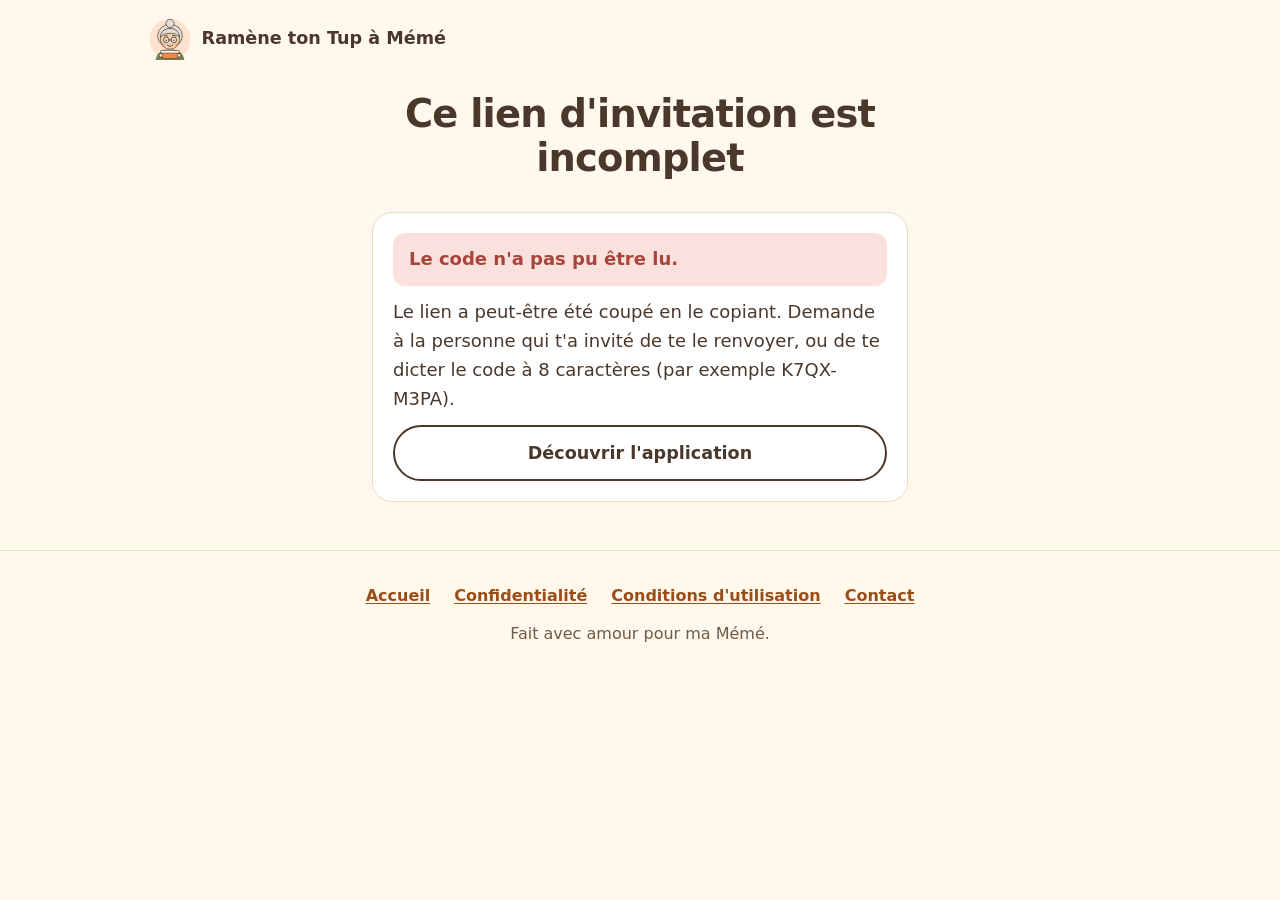
<file: rejoindre.html>
<!doctype html>
<html lang="fr">
<head>
  <meta charset="utf-8">
  <meta name="viewport" content="width=device-width, initial-scale=1">
  <title>Rejoins la famille — Ramène ton Tup à Mémé</title>
  <meta name="description" content="Tu es invité dans une famille sur Ramène ton Tup à Mémé, l'application qui fait revenir les boîtes prêtées.">
  <meta name="robots" content="noindex">
  <meta name="theme-color" content="#FFF8EB">
  <meta property="og:type" content="website">
  <meta property="og:locale" content="fr_FR">
  <meta property="og:title" content="Tu es invité dans la famille !">
  <meta property="og:description" content="Touche le lien pour rejoindre la famille sur Ramène ton Tup à Mémé. Rends les tup, c'est pas gratuit !">
  <meta property="og:image" content="https://ramenetontup.fr/og-image.png">
  <meta property="og:image:width" content="1200">
  <meta property="og:image:height" content="630">
  <link rel="icon" href="meme.svg" type="image/svg+xml">
  <link rel="apple-touch-icon" href="apple-touch-icon.png">
  <link rel="stylesheet" href="style.css">
</head>
<body>
<header class="site-header">
  <div class="wrap">
    <a class="brand" href="./"><img src="meme.svg" alt="" width="44" height="44">Ramène ton Tup à Mémé</a>
  </div>
</header>

<main class="narrow">
  <!-- Lien valide : le code et la marche à suivre -->
  <div id="invite" hidden>
    <div class="page-title">
      <h1>Tu es invité dans la famille&nbsp;!</h1>
      <p class="updated">Avec ce code, tu pourras voir et noter les boîtes prêtées entre vous.</p>
    </div>

    <div class="card">
      <h2>Ton code d'invitation</h2>
      <div class="code-box">
        <p class="code" id="code" aria-live="polite"></p>
      </div>
      <button class="button" id="copy" type="button" hidden>Copier le code</button>
      <p class="muted center">Il est valable 7 jours après son envoi.</p>
    </div>

    <div class="card">
      <h2>Tu as déjà l'application</h2>
      <a class="button primary" id="open" href="ramenetontup://rejoindre">Ouvrir l'application</a>
      <p class="muted">Elle s'ouvre directement sur « Rejoindre une famille », avec le code déjà rempli.</p>
    </div>

    <div class="card">
      <h2>Tu ne l'as pas encore</h2>
      <p>Pas besoin de store : la version web marche sur iPhone, Android et ordinateur.</p>
      <a class="button primary" id="web" href="https://app.ramenetontup.fr/">Ouvrir la version web</a>
      <ol class="steps">
        <li><span>Connecte-toi avec ton adresse email : tu reçois un code, pas de mot de passe.</span></li>
        <li><span>Choisis ton pseudo : le code d'invitation est déjà rempli, il ne reste qu'à rejoindre la famille.</span></li>
        <li><span>Pour l'avoir comme une vraie app, ajoute-la à ton écran d'accueil : l'onglet Réglages explique comment.</span></li>
      </ol>
    </div>
  </div>

  <!-- Lien abîmé ou incomplet -->
  <div id="invalid" hidden>
    <div class="page-title">
      <h1>Ce lien d'invitation est incomplet</h1>
    </div>
    <div class="card">
      <p class="notice error">Le code n'a pas pu être lu.</p>
      <p>Le lien a peut-être été coupé en le copiant. Demande à la personne qui t'a invité de te le renvoyer, ou de te dicter le code à 8 caractères (par exemple K7QX-M3PA).</p>
      <a class="button" href="./">Découvrir l'application</a>
    </div>
  </div>

  <noscript>
    <div class="card">
      <p>Pour afficher ton code, ouvre ce lien dans le navigateur de ton téléphone. Tu peux aussi demander le code à la personne qui t'a invité et le taper dans l'application, dans « J'ai un code d'invitation ».</p>
    </div>
  </noscript>
</main>

<footer>
  <div class="wrap">
    <nav aria-label="Liens utiles">
      <a href="./">Accueil</a>
      <a href="confidentialite.html">Confidentialité</a>
      <a href="conditions.html">Conditions d'utilisation</a>
      <a href="mailto:bonjour@ramenetontup.fr">Contact</a>
    </nav>
    <p>Fait avec amour pour ma Mémé.</p>
  </div>
</footer>

<script>
  // Lit le code dans l'adresse (…/rejoindre?code=K7QXM3PA). Mêmes règles que l'application :
  // 8 caractères parmi 31 faciles à lire. Le code est affiché comme du texte, jamais comme du HTML.
  (function () {
    var params = new URLSearchParams(window.location.search);
    var code = (params.get('code') || '').toUpperCase().replace(/[^A-Z0-9]/g, '');
    var valid = /^[ABCDEFGHJKMNPQRSTUVWXYZ23456789]{8}$/.test(code);

    document.getElementById('invite').hidden = !valid;
    document.getElementById('invalid').hidden = valid;
    if (!valid) return;

    document.getElementById('code').textContent = code.slice(0, 4) + '-' + code.slice(4);
    document.getElementById('open').href = 'ramenetontup://rejoindre?code=' + code;
    document.getElementById('web').href = 'https://app.ramenetontup.fr/rejoindre?code=' + code;

    var copy = document.getElementById('copy');
    if (navigator.clipboard && window.isSecureContext) {
      copy.hidden = false;
      copy.addEventListener('click', function () {
        navigator.clipboard.writeText(code).then(function () {
          copy.textContent = 'Code copié ✓';
        });
      });
    }
  })();
</script>
</body>
</html>
</file>
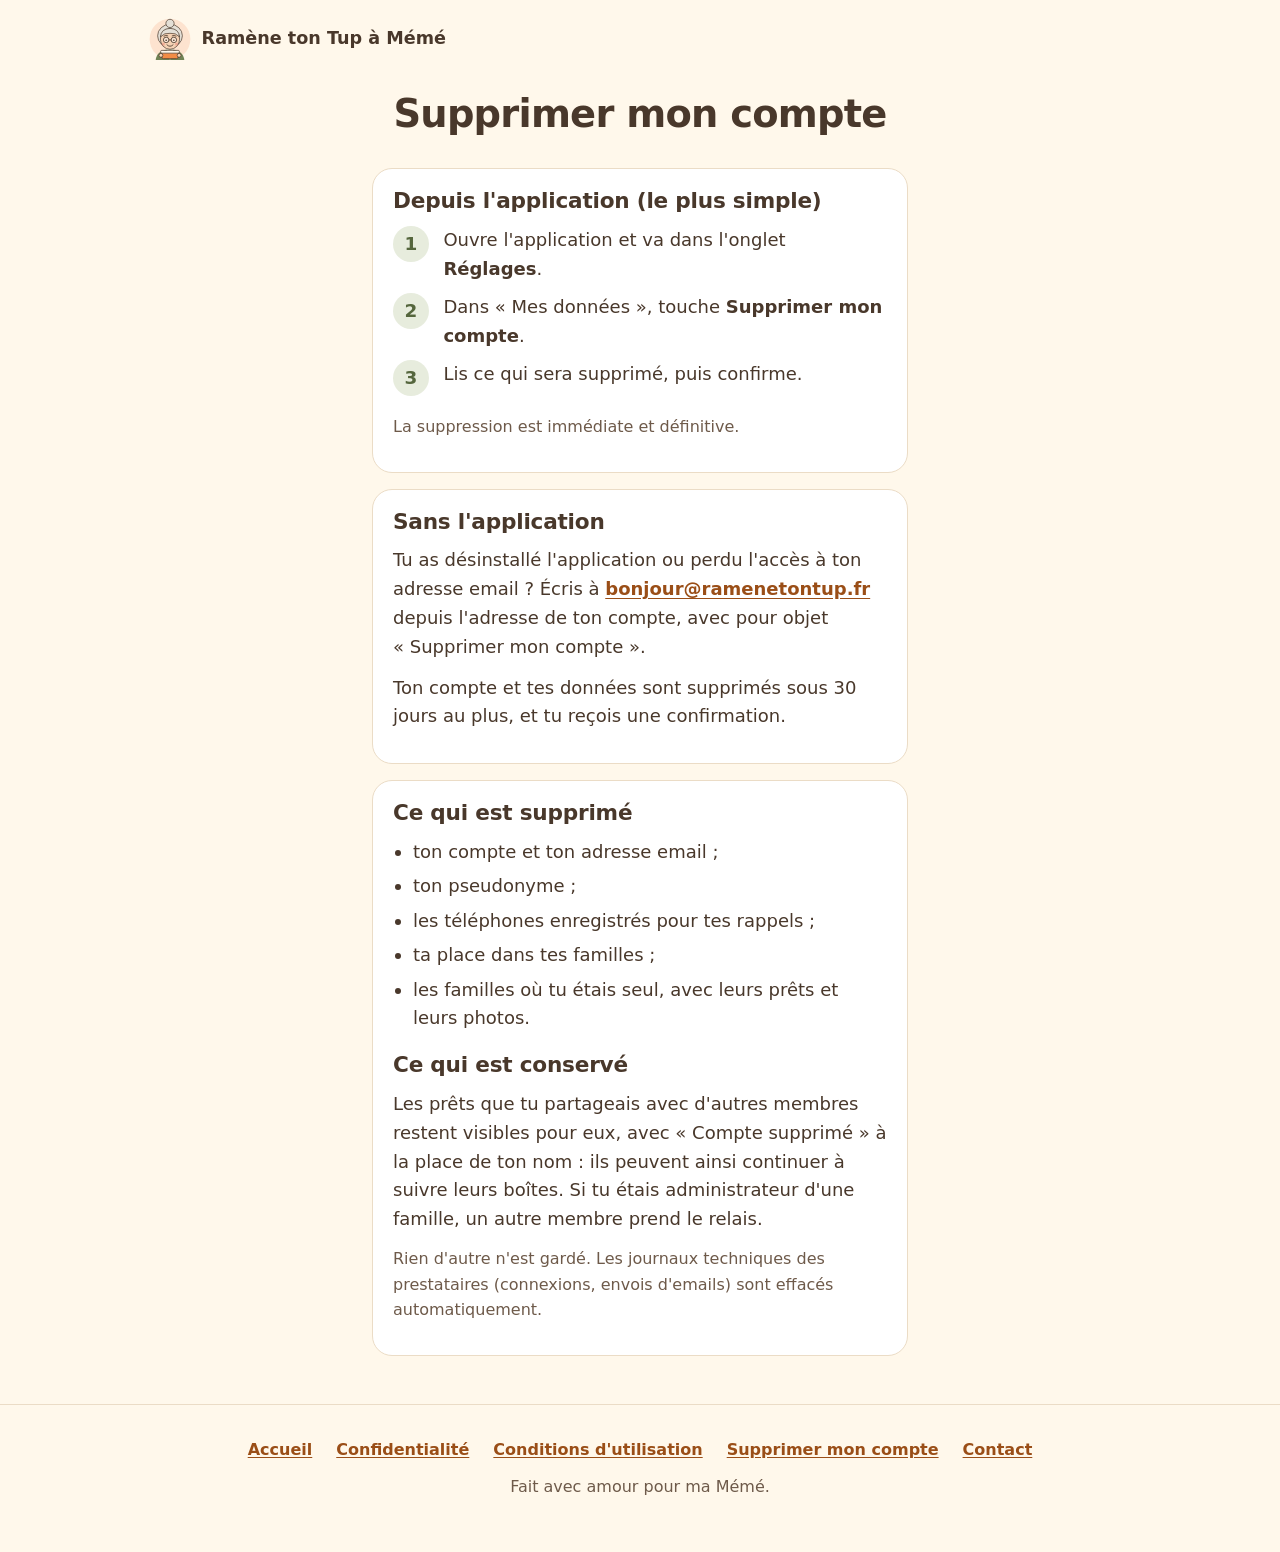
<file: suppression-compte.html>
<!doctype html>
<html lang="fr">
<head>
  <meta charset="utf-8">
  <meta name="viewport" content="width=device-width, initial-scale=1">
  <title>Supprimer mon compte — Ramène ton Tup à Mémé</title>
  <meta name="description" content="Comment supprimer ton compte Ramène ton Tup à Mémé et les données associées.">
  <meta name="theme-color" content="#FFF8EB">
  <link rel="icon" href="meme.svg" type="image/svg+xml">
  <link rel="apple-touch-icon" href="apple-touch-icon.png">
  <link rel="stylesheet" href="style.css">
</head>
<body>
<header class="site-header">
  <div class="wrap">
    <a class="brand" href="./"><img src="meme.svg" alt="" width="44" height="44">Ramène ton Tup à Mémé</a>
  </div>
</header>

<main class="narrow">
  <div class="page-title">
    <h1>Supprimer mon compte</h1>
  </div>

  <div class="card">
    <h2>Depuis l'application (le plus simple)</h2>
    <ol class="steps">
      <li><span>Ouvre l'application et va dans l'onglet <strong>Réglages</strong>.</span></li>
      <li><span>Dans « Mes données », touche <strong>Supprimer mon compte</strong>.</span></li>
      <li><span>Lis ce qui sera supprimé, puis confirme.</span></li>
    </ol>
    <p class="muted">La suppression est immédiate et définitive.</p>
  </div>

  <div class="card">
    <h2>Sans l'application</h2>
    <p>Tu as désinstallé l'application ou perdu l'accès à ton adresse email ? Écris à <a href="mailto:bonjour@ramenetontup.fr">bonjour@ramenetontup.fr</a> depuis l'adresse de ton compte, avec pour objet « Supprimer mon compte ».</p>
    <p>Ton compte et tes données sont supprimés sous 30 jours au plus, et tu reçois une confirmation.</p>
  </div>

  <div class="card">
    <h2>Ce qui est supprimé</h2>
    <ul>
      <li>ton compte et ton adresse email ;</li>
      <li>ton pseudonyme ;</li>
      <li>les téléphones enregistrés pour tes rappels ;</li>
      <li>ta place dans tes familles ;</li>
      <li>les familles où tu étais seul, avec leurs prêts et leurs photos.</li>
    </ul>
    <h2>Ce qui est conservé</h2>
    <p>Les prêts que tu partageais avec d'autres membres restent visibles pour eux, avec « Compte supprimé » à la place de ton nom : ils peuvent ainsi continuer à suivre leurs boîtes. Si tu étais administrateur d'une famille, un autre membre prend le relais.</p>
    <p class="muted">Rien d'autre n'est gardé. Les journaux techniques des prestataires (connexions, envois d'emails) sont effacés automatiquement.</p>
  </div>

</main>

<footer>
  <div class="wrap">
    <nav aria-label="Liens utiles">
      <a href="./">Accueil</a>
      <a href="confidentialite.html">Confidentialité</a>
      <a href="conditions.html">Conditions d'utilisation</a>
      <a href="suppression-compte.html">Supprimer mon compte</a>
      <a href="mailto:bonjour@ramenetontup.fr">Contact</a>
    </nav>
    <p>Fait avec amour pour ma Mémé.</p>
  </div>
</footer>
</body>
</html>
</file>
<file: style.css>
/* Ramène ton Tup à Mémé — mini-site. Mêmes couleurs et contrastes que l'application.
   Aucune police ni script à télécharger : la page reste légère et ne collecte rien. */
:root {
  --cream: #fff8eb;
  --surface: #ffffff;
  --surface-alt: #fbebd3;
  --border: #ebdcc6;
  --text: #49382b;
  --muted: #6e5a4a;
  --orange: #f28c45;
  --orange-soft: #fde3cf;
  --orange-text: #9a4e17;
  --olive: #718355;
  --olive-text: #55663d;
  --olive-soft: #e7ecdd;
  --red: #e87568;
  --danger-text: #a8443a;
  --danger-soft: #fbe1dd;
  --tape: #f1e3bd;
  --radius: 20px;
  /* Arrondie quand le système en a une (iPhone, Mac), sinon la police du téléphone */
  --round: ui-rounded, 'SF Pro Rounded', 'Nunito', 'Segoe UI Variable Display', system-ui, -apple-system, 'Segoe UI', Roboto, sans-serif;
  --body: 'Nunito', system-ui, -apple-system, 'Segoe UI', Roboto, sans-serif;
  /* L'écriture au feutre de Mémé sur le scotch */
  --marker: 'Segoe Print', 'Bradley Hand', 'Chalkboard SE', 'Comic Neue', cursive;
}

* { box-sizing: border-box; }
html { -webkit-text-size-adjust: 100%; }

body {
  margin: 0;
  background: var(--cream);
  color: var(--text);
  font-family: var(--body);
  font-size: 1.125rem;
  line-height: 1.6;
}

h1, h2, h3, .code { font-family: var(--round); font-weight: 700; line-height: 1.15; }
h1 { font-size: clamp(2.1rem, 7vw, 3.4rem); letter-spacing: -0.02em; margin: 0 0 1rem; }
h2 { font-size: clamp(1.45rem, 4.5vw, 1.9rem); letter-spacing: -0.01em; margin: 0 0 1rem; }
h3 { font-size: 1.2rem; margin: 0 0 0.25rem; }
p { margin: 0 0 0.75rem; }

a { color: var(--orange-text); font-weight: 700; text-underline-offset: 0.15em; }
a:focus-visible, .button:focus-visible { outline: 3px solid var(--text); outline-offset: 3px; border-radius: 6px; }

.wrap { max-width: 64rem; margin: 0 auto; padding: 0 1.25rem; }
.narrow { max-width: 36rem; margin: 0 auto; padding: 0 1.25rem; }

/* ---------------------------------------------------------------- En-tête et pied de page */
.site-header { padding: 1rem 0; }
.site-header .wrap { display: flex; align-items: center; justify-content: space-between; gap: 1rem; }
.brand { display: inline-flex; align-items: center; gap: 0.6rem; color: var(--text); text-decoration: none; font-family: var(--round); font-weight: 700; font-size: 1.1rem; }
.brand img { width: 2.75rem; height: 2.75rem; }

footer { border-top: 1px solid var(--border); margin-top: 3rem; padding: 2rem 0 2.5rem; color: var(--muted); font-size: 1rem; text-align: center; }
footer nav { display: flex; flex-wrap: wrap; justify-content: center; gap: 0.5rem 1.5rem; margin-bottom: 0.75rem; }

/* ---------------------------------------------------------------- Accueil : la boîte de Mémé */
.hero { padding: 1.5rem 0 3rem; }
.hero .wrap { display: grid; gap: 2rem; align-items: center; }
.hero-text .lead { font-size: 1.25rem; color: var(--muted); max-width: 32rem; }
.hero-actions { display: flex; flex-wrap: wrap; gap: 0.75rem; margin-top: 1.5rem; }
.hero-actions .button { width: auto; }

/* Sur téléphone, Mémé passe avant le titre : c'est elle qu'on voit en premier */
.scene { position: relative; width: min(15rem, 70%); margin: 0 auto 2rem; order: -1; container-type: inline-size; }
.scene .meme { display: block; width: 86%; height: auto; margin: 0 auto; }
/* La grande boîte posée dans les mains de Mémé */
.tup { position: absolute; left: 4%; right: 4%; bottom: -12%; }
.tup-lid {
  position: relative;
  height: 11cqw;
  margin: 0 -4%;
  background: var(--surface);
  border: 3px solid var(--text);
  border-radius: 14px;
  z-index: 1;
  transform-origin: 10% 100%;
  animation: lid 1.1s 0.4s ease-in-out both;
}
.tup-body {
  height: 25cqw;
  margin-top: -6px;
  background: var(--orange);
  border: 3px solid var(--text);
  border-radius: 6px 6px 22px 22px;
}
/* Le scotch avec le nom au feutre, comme sur les vraies boîtes */
.tape {
  position: absolute;
  left: 50%;
  top: 50%;
  width: max-content;
  max-width: 108%;
  padding: 0.15rem 0.9rem;
  background: var(--tape);
  box-shadow: 0 1px 2px rgba(73, 56, 43, 0.2);
  font-family: var(--marker);
  font-size: clamp(0.8rem, 5.5cqw, 1.2rem);
  line-height: 1.5;
  white-space: nowrap;
  transform: translate(-50%, -50%) rotate(-3deg);
  clip-path: polygon(2% 0, 98% 6%, 100% 100%, 0 94%);
}
@keyframes lid {
  0% { transform: translateY(0) rotate(0); }
  35% { transform: translateY(-22px) rotate(-6deg); }
  65% { transform: translateY(-22px) rotate(-6deg); }
  100% { transform: translateY(0) rotate(0); }
}
@media (prefers-reduced-motion: reduce) { .tup-lid { animation: none; } }

@media (min-width: 52rem) {
  .hero { padding: 3rem 0 4.5rem; }
  .hero .wrap { grid-template-columns: 1.2fr 0.8fr; gap: 3rem; }
  .scene { width: 100%; max-width: 24rem; order: 0; margin-bottom: 1.5rem; }
}

/* ---------------------------------------------------------------- Sections de l'accueil */
section { padding: 2.5rem 0; }

.steps { margin: 0; padding: 0; list-style: none; counter-reset: step; display: grid; gap: 1rem; }
.steps li { counter-increment: step; display: flex; gap: 0.9rem; align-items: flex-start; }
.steps li::before {
  content: counter(step);
  flex: 0 0 2.5rem;
  height: 2.5rem;
  border-radius: 999px;
  background: var(--olive-soft);
  color: var(--olive-text);
  font: 700 1.15rem/2.5rem var(--round);
  text-align: center;
}
.how .steps { max-width: 40rem; }
@media (min-width: 52rem) {
  .how .steps { grid-template-columns: repeat(3, 1fr); max-width: none; gap: 2rem; }
  .how .steps li { flex-direction: column; }
  .how .steps li::before { flex: none; width: 2.5rem; }
}

.features { list-style: none; margin: 0; padding: 0; display: grid; gap: 1.5rem 2.5rem; }
.features li { display: grid; grid-template-columns: 2.75rem 1fr; gap: 0 0.9rem; }
.features .icon { grid-row: span 2; font-size: 1.9rem; line-height: 1; padding-top: 0.15rem; }
.features p { color: var(--muted); margin: 0; }
@media (min-width: 52rem) { .features { grid-template-columns: 1fr 1fr; } }

/* Un verdict du Tribunal, présenté comme le billet que Mémé glisserait dans la boîte */
.verdict {
  background: var(--surface);
  border: 2px solid var(--text);
  border-radius: 6px;
  padding: 1.5rem 1.5rem 1.25rem;
  max-width: 34rem;
  margin: 0 auto;
  box-shadow: 6px 6px 0 var(--orange);
  transform: rotate(-1deg);
}
.verdict .prize { font-family: var(--round); font-weight: 700; font-size: 1.3rem; margin-bottom: 0.25rem; }
.verdict .ruling { font-size: 1.15rem; }
.verdict .signature { font-family: var(--marker); text-align: right; color: var(--orange-text); margin: 0; }

.reassure { background: var(--olive-soft); }
.reassure .wrap { display: flex; flex-wrap: wrap; gap: 0.5rem 2rem; align-items: center; justify-content: space-between; }
.reassure p { margin: 0; font-size: 1.15rem; color: var(--olive-text); font-weight: 700; }

.closing { text-align: center; }
.closing .lead { color: var(--muted); max-width: 32rem; margin: 0 auto 1.5rem; }
.closing .hero-actions { justify-content: center; }

/* ---------------------------------------------------------------- Boutons */
.button {
  display: inline-flex;
  align-items: center;
  justify-content: center;
  gap: 0.5rem;
  width: 100%;
  min-height: 3.5rem;
  padding: 0.75rem 1.25rem;
  border-radius: 999px;
  border: 2px solid var(--text);
  background: var(--surface);
  color: var(--text);
  font: 800 1.1rem/1.2 var(--body);
  text-decoration: none;
  cursor: pointer;
}
.button + .button { margin-top: 0.75rem; }
.hero-actions .button + .button { margin-top: 0; }
/* Texte brun sur orange : contraste 4.6:1, comme dans l'app */
.button.primary { background: var(--orange); border-color: var(--orange); box-shadow: 0 6px 16px rgba(73, 56, 43, 0.16); }
.button.soon { border-style: dashed; border-color: var(--border); color: var(--muted); cursor: default; }

/* ---------------------------------------------------------------- Pages de texte */
.page-title { text-align: center; padding: 1rem 0 1.5rem; }
.page-title h1 { font-size: clamp(1.9rem, 6vw, 2.4rem); margin-bottom: 0.5rem; }
.updated { color: var(--muted); font-size: 1rem; margin: 0; }

.card {
  background: var(--surface);
  border: 1px solid var(--border);
  border-radius: var(--radius);
  padding: 1.25rem;
  margin-bottom: 1rem;
}
.card.summary { background: var(--olive-soft); border-color: transparent; }
.card h2 { font-size: 1.35rem; margin-bottom: 0.75rem; }
.card h2:not(:first-child) { margin-top: 1.25rem; }
.card ul { margin: 0 0 0.75rem; padding-left: 1.25rem; }
.card li { margin-bottom: 0.35rem; }
.card .steps { gap: 0.25rem; margin-bottom: 0.75rem; }
.card .steps li::before { flex-basis: 2.25rem; height: 2.25rem; line-height: 2.25rem; }

.muted { color: var(--muted); font-size: 1rem; }
.center { text-align: center; }

/* ---------------------------------------------------------------- Lien d'invitation (étape 11) */
.code-box { background: var(--orange-soft); border-radius: 12px; padding: 1rem 0.5rem; text-align: center; margin: 0.5rem 0 0.75rem; }
.code { font-size: clamp(1.9rem, 9vw, 2.4rem); letter-spacing: 0.12em; white-space: nowrap; margin: 0; padding-left: 0.12em; user-select: all; -webkit-user-select: all; }
.notice { border-radius: 12px; padding: 0.75rem 1rem; font-weight: 700; }
.notice.ok { background: var(--olive-soft); color: var(--olive-text); }
.notice.error { background: var(--danger-soft); color: var(--danger-text); }
.stores { display: grid; gap: 0.75rem; }

[hidden] { display: none !important; }

/* ---------------------------------------------------------------- Fiche de l'application (application.html) */
/* (les cartes gardent leur propre marge intérieure) */
.app-head { padding: 0.5rem 0 1.5rem; }
.app-id { display: flex; gap: 1rem; align-items: center; margin-bottom: 1.25rem; }
.app-icon { flex: 0 0 auto; width: 6rem; height: 6rem; border-radius: 22%; box-shadow: 0 4px 14px rgba(73, 56, 43, 0.18); }
.app-id h1 { font-size: clamp(1.6rem, 6vw, 2.1rem); margin: 0 0 0.2rem; }
.app-dev { margin: 0; color: var(--olive-text); font-weight: 800; }
.app-tagline { margin: 0; color: var(--muted); font-size: 1rem; }

.app-facts { list-style: none; margin: 0 0 1.25rem; padding: 0.75rem 0; display: grid; grid-template-columns: repeat(4, 1fr); border-block: 1px solid var(--border); }
.app-facts li { display: flex; flex-direction: column; align-items: center; text-align: center; padding: 0 0.25rem; }
.app-facts li + li { border-left: 1px solid var(--border); }
.app-facts strong { font-family: var(--round); font-size: 1.05rem; line-height: 1.3; }
.app-facts span { color: var(--muted); font-size: 0.8rem; line-height: 1.3; }

.button.install { font-size: 1.2rem; margin-bottom: 0.5rem; }

/* Captures : bande qui défile, comme dans un store */
.shots { margin: 0 0 1.5rem; padding: 0; }
.shots-track {
  display: flex;
  gap: 0.75rem;
  overflow-x: auto;
  scroll-snap-type: x mandatory;
  padding: 0.25rem max(1.25rem, calc((100vw - 36rem) / 2)) 1rem;
  scrollbar-width: thin;
}
.shots-track:focus-visible { outline: 3px solid var(--text); outline-offset: -3px; }
.shots-track img {
  flex: 0 0 auto;
  height: min(28rem, 70vh);
  width: auto;
  border-radius: 16px;
  border: 1px solid var(--border);
  background: var(--surface-alt);
  scroll-snap-align: center;
}

.tabs { display: flex; gap: 0.5rem; margin-bottom: 1rem; flex-wrap: wrap; }
.tabs button {
  flex: 1 1 auto;
  min-height: 2.75rem;
  padding: 0.4rem 1rem;
  border-radius: 999px;
  border: 2px solid var(--text);
  background: var(--surface);
  color: var(--text);
  font: 800 1rem/1.2 var(--body);
  cursor: pointer;
}
.tabs button[aria-selected='true'] { background: var(--text); color: var(--cream); }
.tabs button:focus-visible { outline: 3px solid var(--orange); outline-offset: 2px; }

.more summary { cursor: pointer; font-weight: 800; color: var(--orange-text); margin-bottom: 0.75rem; }
.more h3 { margin-top: 1rem; }
.more .signature { font-family: var(--marker); color: var(--orange-text); text-align: right; margin-top: 1rem; }

.tags { list-style: none; padding: 0 !important; margin: 1rem 0 0 !important; display: flex; flex-wrap: wrap; gap: 0.5rem; }
.tags li { margin: 0 !important; padding: 0.3rem 0.9rem; border-radius: 999px; border: 1px solid var(--border); background: var(--surface-alt); font-size: 0.95rem; font-weight: 700; }

.safety { list-style: none; padding: 0 !important; display: grid; gap: 1rem; }
.safety li { display: flex; gap: 0.9rem; align-items: flex-start; margin: 0 !important; }
.safety li > span { font-size: 1.5rem; line-height: 1.2; }
.safety p { margin: 0; color: var(--muted); font-size: 1rem; }

.support { padding-left: 1.25rem; }
</file>
